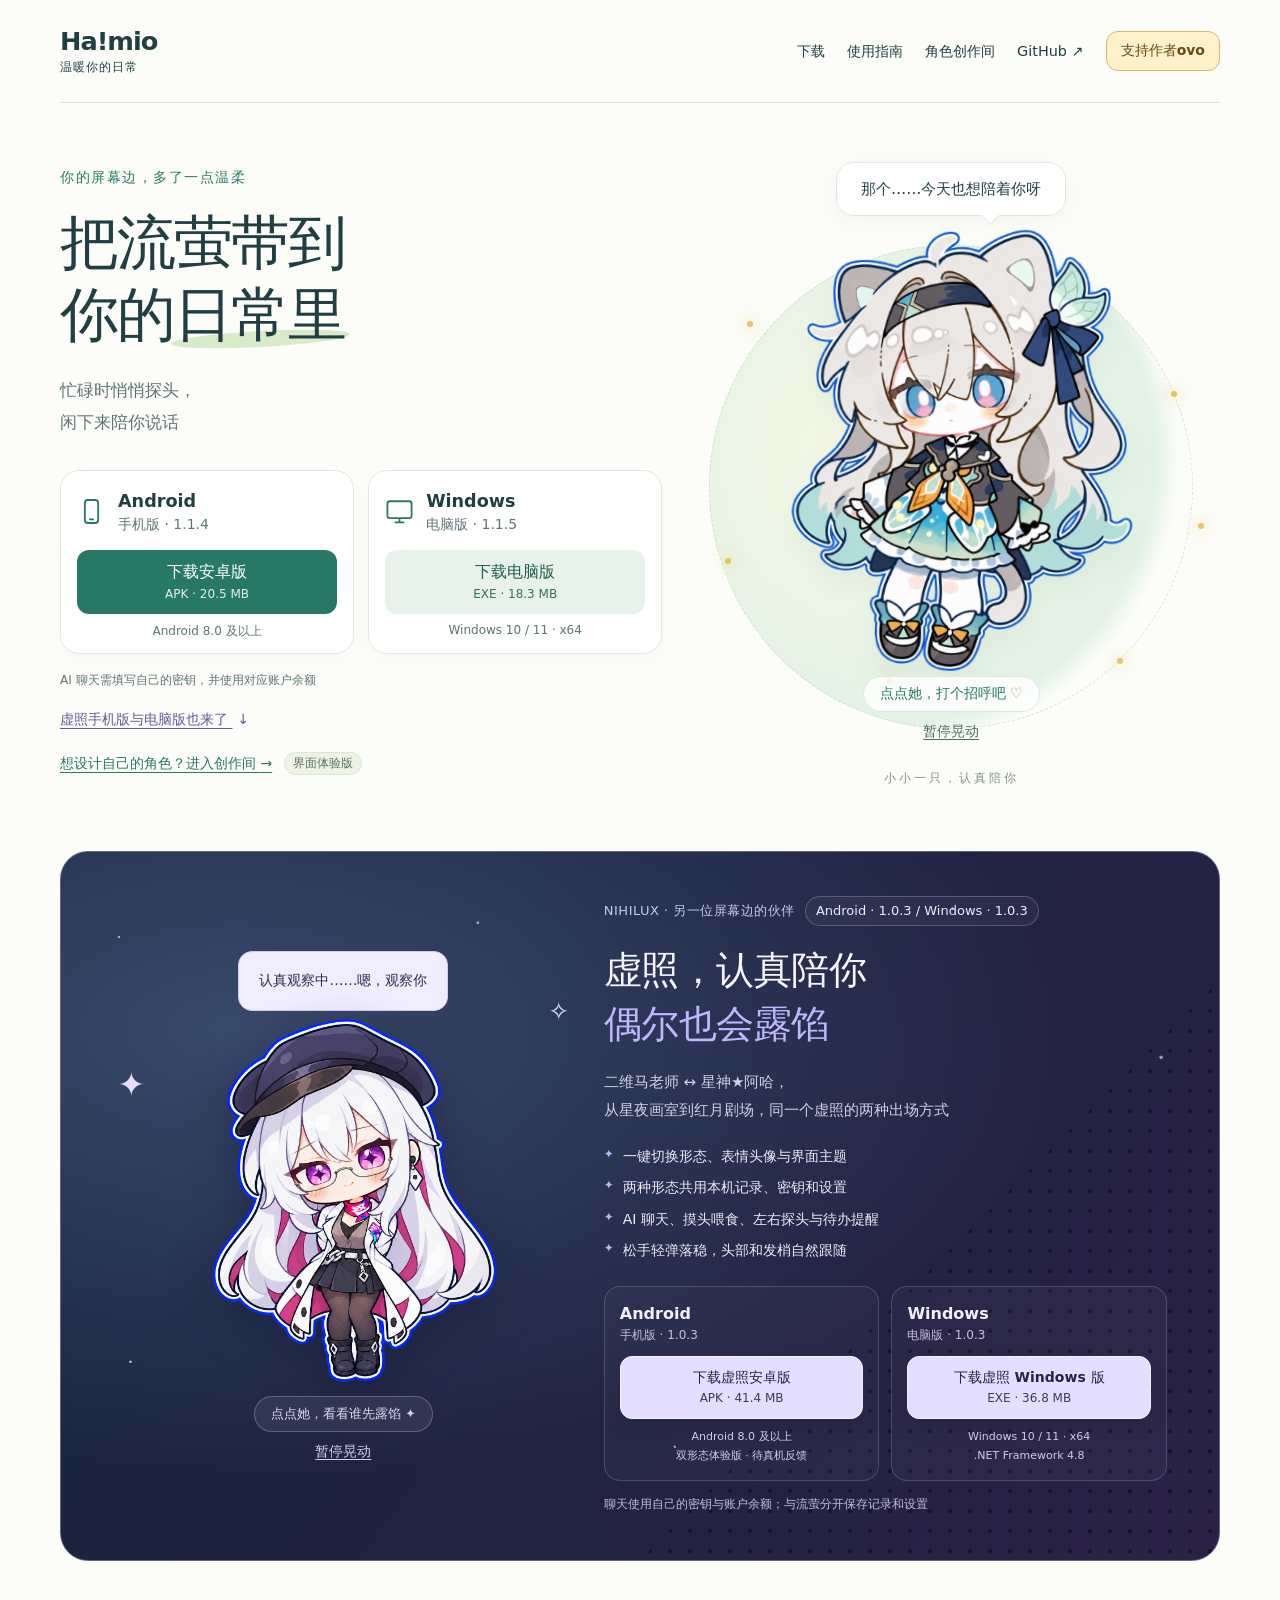
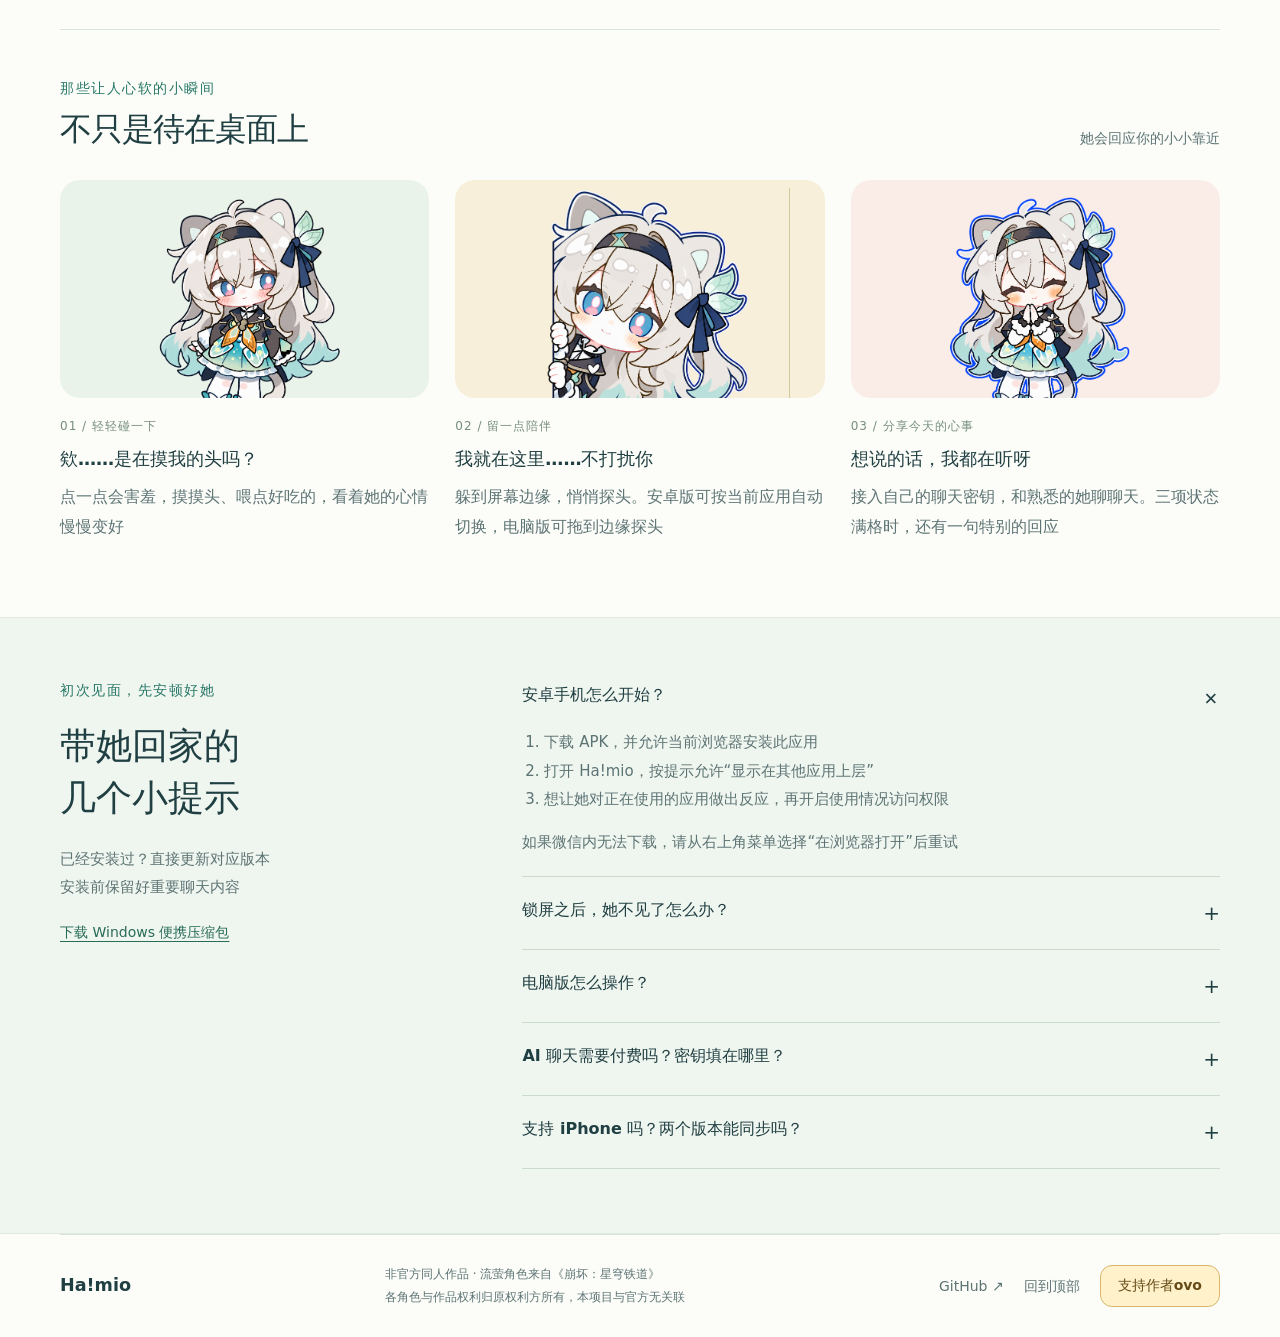
<file: index.html>
<!doctype html>
<html lang="zh-CN">
<head>
  <meta charset="utf-8">
  <meta name="viewport" content="width=device-width,initial-scale=1">
  <meta name="theme-color" content="#edf7f1">
  <meta name="description" content="Ha!mio 桌宠：流萤与虚照的 Android / Windows 版。摸头、喂食、探头陪伴与 AI 聊天。">
  <title>Ha!mio</title>
  <link rel="icon" href="favicon.ico">
  <link rel="stylesheet" href="style.css?v=20261022-support">
  <script src="app.js?v=20261021-parity" defer></script>
</head>
<body>
  <a class="skip-link" href="#downloads">跳到下载</a>
  <header class="site-header wrap">
    <a class="brand" href="#top" aria-label="Ha!mio 首页"><span>Ha!mio<span class="brand-sub">温暖你的日常</span></span></a>
    <nav aria-label="页面导航"><a href="#downloads">下载</a><a href="#guide">使用指南</a><a href="studio/">角色创作间</a><a href="https://github.com/Fangyihang-MAKO/hamio" target="_blank" rel="noopener noreferrer">GitHub ↗</a><button type="button" class="support-trigger support-nav" data-open-support aria-haspopup="dialog" aria-controls="support-dialog">支持作者ovo</button></nav>
  </header>
  <main id="top">
    <section class="hero wrap" aria-labelledby="hero-title">
      <div class="hero-copy">
        <p class="eyebrow">你的屏幕边，多了一点温柔</p>
        <h1 id="hero-title">把流萤带到<br>你的<span class="underline">日常里</span></h1>
        <p class="intro">忙碌时悄悄探头，<br>闲下来陪你说话</p>
        <div class="download-grid" id="downloads">
          <article class="download-card">
            <div class="platform"><svg viewBox="0 0 24 24" aria-hidden="true"><rect x="6.5" y="2.5" width="11" height="19" rx="2.5"/><path d="M10 18.5h4"/></svg><div><h2>Android</h2><span>手机版 · 1.1.4</span></div></div>
            <a class="button primary download" href="downloads/Ha-mio-Firefly-1.1.4.apk" download>下载安卓版 <span>APK · 20.5 MB</span></a>
            <p class="card-note">Android 8.0 及以上</p>
          </article>
          <article class="download-card">
            <div class="platform"><svg viewBox="0 0 24 24" aria-hidden="true"><rect x="2" y="3.5" width="20" height="14" rx="2"/><path d="M8 21h8M12 17.5V21"/></svg><div><h2>Windows</h2><span>电脑版 · 1.1.5</span></div></div>
            <a class="button secondary download" href="downloads/Ha-mio-Firefly-Windows-1.1.5.exe" download>下载电脑版 <span>EXE · 18.3 MB</span></a>
            <p class="card-note">Windows 10 / 11 · x64</p>
          </article>
        </div>
        <p class="download-note"><span>AI 聊天需填写自己的密钥，并使用对应账户余额</span></p>
        <div class="community-actions"><a class="xuzhao-jump" href="#xuzhao">虚照手机版与电脑版也来了 <span aria-hidden="true">↓</span></a></div>
        <p id="download-status" class="download-status" role="status"></p>
        <p class="star-prompt" data-star-prompt="download-status" hidden><span>喜欢这份陪伴？</span><a href="https://github.com/Fangyihang-MAKO/hamio" target="_blank" rel="noopener noreferrer">去 GitHub 点个 Star <span aria-hidden="true">☆</span></a><small>自愿支持，不影响下载</small></p>
        <p class="studio-invite"><a href="studio/">想设计自己的角色？进入创作间 <span aria-hidden="true">→</span></a><span>界面体验版</span></p>
      </div>
      <div class="hero-art">
        <div class="orbit" aria-hidden="true"></div><div class="sparkles" aria-hidden="true"><i></i><i></i><i></i><i></i><i></i><i></i><i></i></div>
        <p class="speech" id="pet-speech" aria-live="polite">那个……今天也想陪着你呀</p>
        <button class="pet-button" id="pet-button" aria-label="摸摸流萤的头，看看她的表情"><span class="pet-pose"><img id="pet-image" src="assets/idle.png" width="1254" height="1254" alt="银发、薄荷色发尾的流萤，安静地看着你" fetchpriority="high"><img id="pet-transition" src="assets/idle.png" width="1254" height="1254" alt="" aria-hidden="true"></span></button>
        <span class="pet-hint">点点她，打个招呼吧 <span aria-hidden="true">♡</span></span>
        <button class="motion-toggle" id="motion-toggle" aria-pressed="false" hidden>开启晃动</button>
        <span class="art-caption">小小一只，认真陪你</span>
      </div>
    </section>

    <section class="xuzhao-release wrap" id="xuzhao" aria-labelledby="xuzhao-title">
      <div class="xuzhao-stage">
        <span class="xuzhao-star xuzhao-star-one" aria-hidden="true">✦</span><span class="xuzhao-star xuzhao-star-two" aria-hidden="true">✧</span>
        <p class="xuzhao-stage-line" id="xuzhao-speech" aria-live="polite">认真观察中……嗯，观察你</p>
        <button type="button" class="pet-button xuzhao-pet-button" id="xuzhao-pet-button" aria-label="摸摸虚照的头，看看她的表情"><span class="pet-pose"><img id="xuzhao-pet-image" src="assets/xuzhao-idle.png" width="1199" height="1312" alt="戴着眼镜的虚照，故作正经地看着你" loading="lazy"><img class="pet-transition" id="xuzhao-pet-transition" src="assets/xuzhao-idle.png" width="1199" height="1312" alt="" aria-hidden="true" loading="lazy"></span></button>
        <span class="pet-hint xuzhao-pet-hint">点点她，看看谁先露馅 <span aria-hidden="true">✦</span></span>
        <button type="button" class="motion-toggle xuzhao-motion-toggle" id="xuzhao-motion-toggle" aria-pressed="false" hidden>开启晃动</button>
      </div>
      <div class="xuzhao-copy">
        <p class="xuzhao-kicker">NIHILUX · 另一位屏幕边的伙伴 <span>Android · 1.0.3 / Windows · 1.0.3</span></p>
        <h2 id="xuzhao-title">虚照，认真陪你<br><span>偶尔也会露馅</span></h2>
        <p class="xuzhao-intro">二维马老师 ↔ 星神★阿哈，<br>从星夜画室到红月剧场，同一个虚照的两种出场方式</p>
        <ul class="xuzhao-features">
          <li>一键切换形态、表情头像与界面主题</li>
          <li>两种形态共用本机记录、密钥和设置</li>
          <li>AI 聊天、摸头喂食、左右探头与待办提醒</li>
          <li>松手轻弹落稳，头部和发梢自然跟随</li>
        </ul>
        <div class="xuzhao-downloads">
          <article class="xuzhao-platform-card">
            <h3>Android <span>手机版 · 1.0.3</span></h3>
            <a class="button download xuzhao-download" href="downloads/Ha-mio-NIHILUX-Android-1.0.3.apk" download data-download-status="xuzhao-download-status">下载虚照安卓版 <span>APK · 41.4 MB</span></a>
            <p class="xuzhao-requirements">Android 8.0 及以上<br>双形态体验版 · 待真机反馈</p>
          </article>
          <article class="xuzhao-platform-card">
            <h3>Windows <span>电脑版 · 1.0.3</span></h3>
            <a class="button download xuzhao-download" href="downloads/Ha-mio-NIHILUX-Windows-1.0.3.exe" download data-download-status="xuzhao-download-status">下载虚照 Windows 版 <span>EXE · 36.8 MB</span></a>
            <p class="xuzhao-requirements">Windows 10 / 11 · x64<br>.NET Framework 4.8</p>
          </article>
        </div>
        <p class="xuzhao-key-note">聊天使用自己的密钥与账户余额；与流萤分开保存记录和设置</p>
        <p id="xuzhao-download-status" class="xuzhao-download-status" role="status"></p>
        <p class="star-prompt xuzhao-star-prompt" data-star-prompt="xuzhao-download-status" hidden><span>喜欢这份陪伴？</span><a href="https://github.com/Fangyihang-MAKO/hamio" target="_blank" rel="noopener noreferrer">去 GitHub 点个 Star <span aria-hidden="true">☆</span></a><small>自愿支持，不影响下载</small></p>
      </div>
    </section>

    <section class="moments wrap" aria-labelledby="moments-title">
      <div class="section-heading"><div><p class="eyebrow">那些让人心软的小瞬间</p><h2 id="moments-title">不只是待在桌面上</h2></div><p>她会回应你的小小靠近</p></div>
      <div class="moment-grid">
        <article class="moment"><div class="moment-image mint"><img src="assets/shy.png" width="1254" height="1254" alt="脸颊泛红的流萤" loading="lazy"></div><span class="number">01 / 轻轻碰一下</span><h3>欸……是在摸我的头吗？</h3><p>点一点会害羞，摸摸头、喂点好吃的，看着她的心情慢慢变好</p></article>
        <article class="moment"><div class="moment-image cream"><img class="peek-art" src="assets/peek.png" width="1254" height="1254" alt="从右侧悄悄探出头的流萤" loading="lazy"></div><span class="number">02 / 留一点陪伴</span><h3>我就在这里……不打扰你</h3><p>躲到屏幕边缘，悄悄探头。安卓版可按当前应用自动切换，电脑版可拖到边缘探头</p></article>
        <article class="moment"><div class="moment-image pink"><img src="assets/clap_closed.png" width="1254" height="1254" alt="闭眼微笑、双手合拢鼓掌的流萤" loading="lazy"></div><span class="number">03 / 分享今天的心事</span><h3>想说的话，我都在听呀</h3><p>接入自己的聊天密钥，和熟悉的她聊聊天。三项状态满格时，还有一句特别的回应</p></article>
      </div>
    </section>

    <section class="guide-section" id="guide" aria-labelledby="guide-title"><div class="wrap guide-layout">
      <div class="guide-intro"><p class="eyebrow">初次见面，先安顿好她</p><h2 id="guide-title">带她回家的<br>几个小提示</h2><p>已经安装过？直接更新对应版本<br>安装前保留好重要聊天内容</p><a class="text-link" href="downloads/Ha-mio-Firefly-Windows-1.1.5-portable.zip" download>下载 Windows 便携压缩包</a></div>
      <div class="faqs">
        <details open><summary>安卓手机怎么开始？<span aria-hidden="true">+</span></summary><div class="answer"><ol><li>下载 APK，并允许当前浏览器安装此应用</li><li>打开 Ha!mio，按提示允许“显示在其他应用上层”</li><li>想让她对正在使用的应用做出反应，再开启使用情况访问权限</li></ol><p>如果微信内无法下载，请从右上角菜单选择“在浏览器打开”后重试</p></div></details>
        <details><summary>锁屏之后，她不见了怎么办？<span aria-hidden="true">+</span></summary><div class="answer"><p>通常是手机限制了后台运行。请在系统设置里允许 Ha!mio 自启动、后台运行，并将电池策略设为“不限制”。不同机型的入口名称会有差异</p><p>华为：设置 → 应用和服务 → 应用启动管理 → Ha!mio → 关闭自动管理，并允许三项后台权限</p><a class="text-link" href="assets/sleep-guide.png" target="_blank" rel="noopener">查看各品牌锁屏恢复图解</a><p>纯血鸿蒙通过兼容工具运行时，仍可能消失，也无法完整识别鸿蒙原生应用</p></div></details>
        <details><summary>电脑版怎么操作？<span aria-hidden="true">+</span></summary><div class="answer"><p>打开 EXE 即可使用，系统需有 .NET Framework 4.8。单击害羞、双击聊天、拖动换位置，拖到左右边缘松手即可探头。更多功能在右键菜单里</p><p>更新前请先从旧版的右键或托盘菜单中退出。电脑版目前不支持识别前台应用后自动躲起</p><p>当前为未签名的个人体验版，请确认文件来源，不要关闭系统安全防护</p></div></details>
        <details><summary>AI 聊天需要付费吗？密钥填在哪里？<span aria-hidden="true">+</span></summary><div class="answer"><p>AI 聊天使用你自己的模型服务账户余额，费用由对应服务商收取。网页不会索取或保存你的密钥</p><p>安卓：消息 → 对应角色 → 更多 → 填写密钥<br>电脑：聊天窗口 → 装扮与密钥</p><p>当前程序使用 DeepSeek 兼容的既有接口，仅填写其他平台的密钥不能更换服务商。聊天内容会发送给模型服务处理，密钥在本机加密保存</p></div></details>
        <details><summary>支持 iPhone 吗？两个版本能同步吗？<span aria-hidden="true">+</span></summary><div class="answer"><p>目前提供 Android 和 Windows 两个版本，暂不支持 iPhone。聊天记录、密钥和设置保存在各自设备上，不会跨设备同步</p></div></details>
      </div>
    </div></section>

  </main>
  <footer class="wrap"><span class="footer-brand">Ha!mio</span><p>非官方同人作品 · 流萤角色来自《崩坏：星穹铁道》<br>各角色与作品权利归原权利方所有，本项目与官方无关联</p><div class="footer-links"><a href="https://github.com/Fangyihang-MAKO/hamio" target="_blank" rel="noopener noreferrer">GitHub ↗</a><a href="#top">回到顶部</a><button type="button" class="support-trigger" data-open-support aria-haspopup="dialog" aria-controls="support-dialog">支持作者ovo</button></div></footer>

  <dialog class="support-dialog" id="support-dialog" aria-labelledby="support-title" aria-describedby="support-description">
    <div class="support-dialog-heading"><div><p class="support-eyebrow">谢谢你喜欢 Ha!mio</p><h2 id="support-title">支持作者ovo</h2></div><button type="button" class="support-close" aria-label="关闭支持作者窗口" autofocus>×</button></div>
    <p id="support-description">如果这份陪伴让你开心，可以用微信扫码支持创作，金额由你决定</p>
    <img class="support-qr" src="assets/support-wechat.png" alt="作者提供的微信收款码，使用微信扫码后自行确认收款人和金额" loading="lazy">
    <a class="support-save" href="assets/support-wechat.png" target="_blank" rel="noopener" download="Ha-mio-微信收款码.png">保存收款码原图</a>
    <p class="support-footnote">完全自愿；下载和使用不需要打赏</p>
  </dialog>

</body>
</html>
</file>
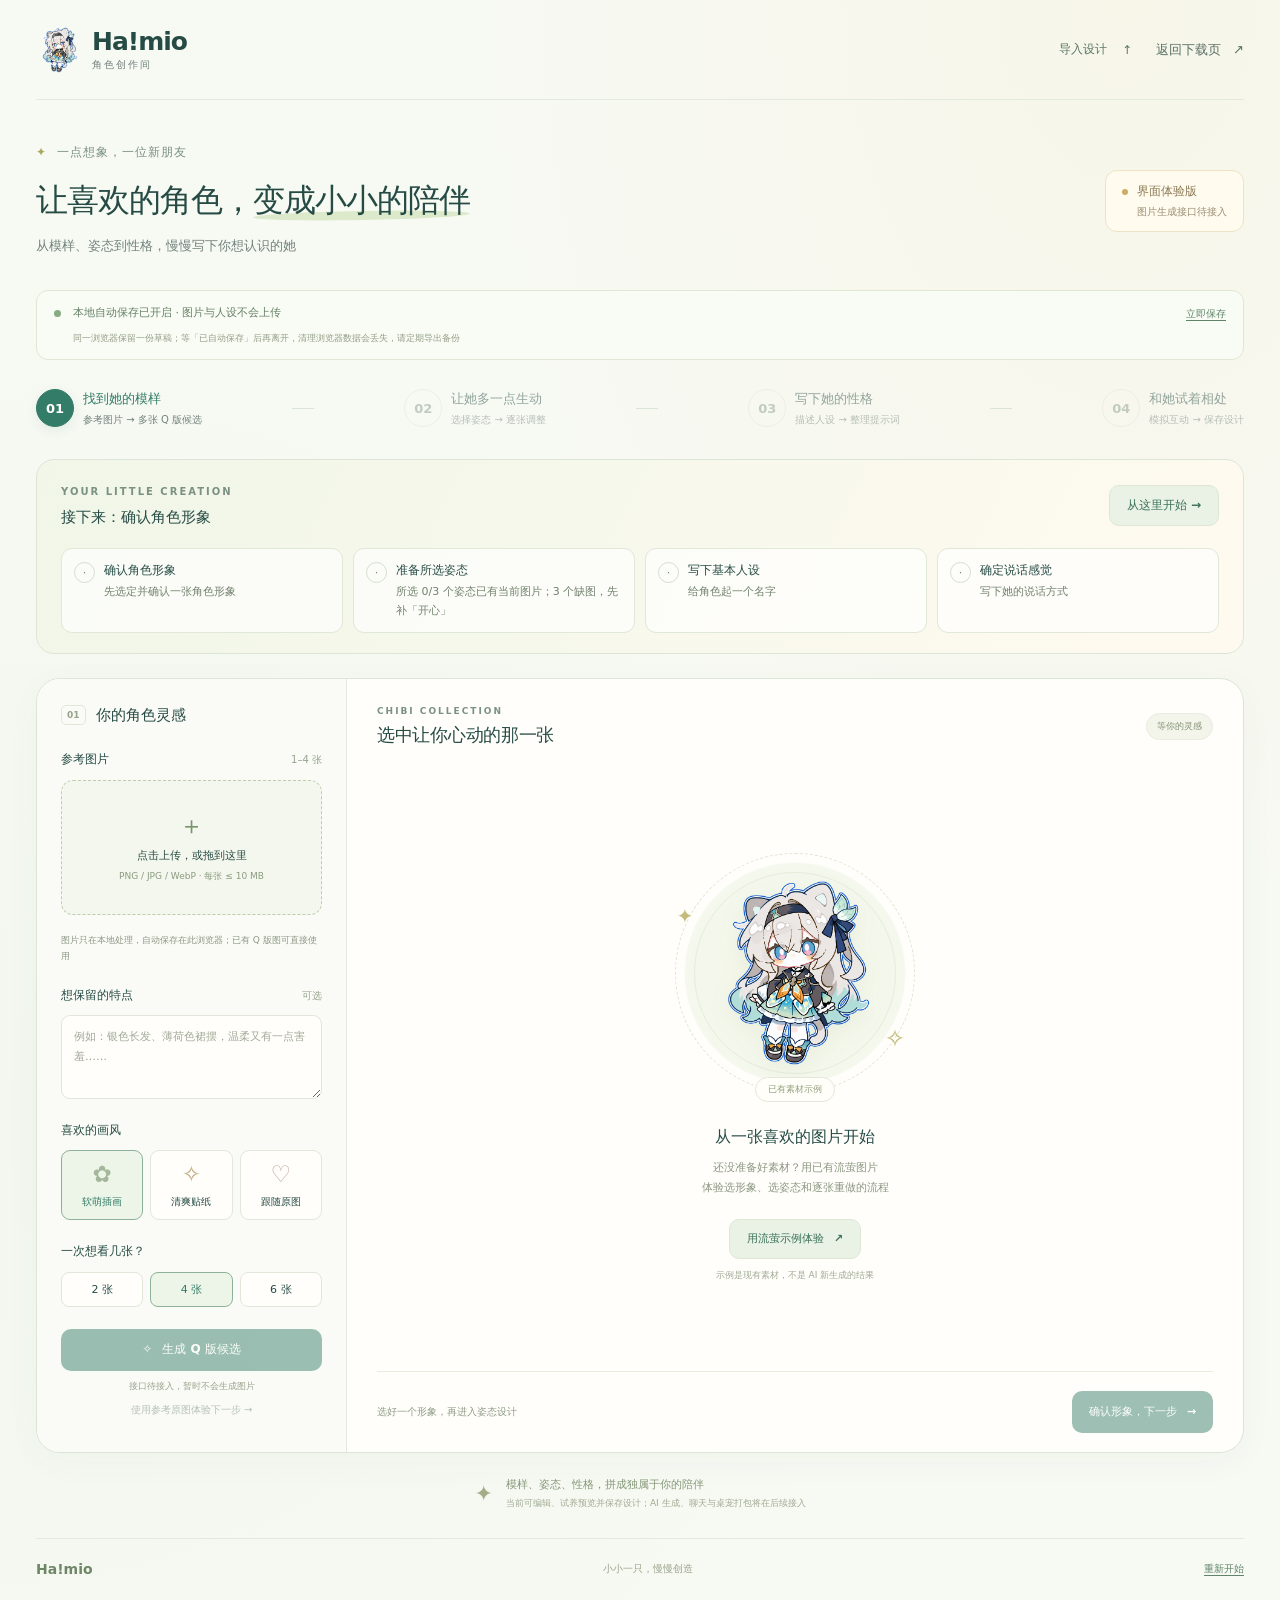
<file: studio/index.html>
<!doctype html>
<html lang="zh-CN">
<head>
  <meta charset="utf-8">
  <meta name="viewport" content="width=device-width,initial-scale=1">
  <meta name="theme-color" content="#f5f8f2">
  <meta name="description" content="Ha!mio 角色创作间：选择 Q 版形象、设计姿态、写下专属人设，在模拟桌面里试着相处。当前为界面体验版，AI 接口待接入。">
  <title>角色创作间 · Ha!mio</title>
  <link rel="icon" href="../favicon.ico">
  <link rel="stylesheet" href="studio.css?v=workflow-1">
  <link rel="stylesheet" href="workflow.css?v=delivery-1">
  <link rel="stylesheet" href="interactions.css?v=workflow-1">
  <script type="module" src="studio.js?v=delivery-1"></script>
</head>
<body>
  <a class="skip-link" href="#workspace">跳到创作区域</a>
  <header class="header page-width">
    <a class="brand" href="../"><img src="../assets/idle.png" width="46" height="46" alt=""><span>Ha!mio <small>角色创作间</small></span></a>
    <nav aria-label="页面导航"><label class="project-import" for="project-input">导入设计 <span aria-hidden="true">↑</span><input id="project-input" type="file" accept=".json,application/json"></label><a href="../">返回下载页 <span aria-hidden="true">↗</span></a></nav>
  </header>
  <main class="page-width">
    <section class="intro" aria-labelledby="page-title">
      <div><p class="eyebrow"><span class="little-star" aria-hidden="true">✦</span> 一点想象，一位新朋友</p><h1 id="page-title">让喜欢的角色，<span>变成小小的陪伴</span></h1><p class="intro-text">从模样、姿态到性格，慢慢写下你想认识的她</p></div>
      <div class="mode-tag"><span class="status-dot" aria-hidden="true"></span><span>界面体验版<small id="api-label">图片生成接口待接入</small></span></div>
    </section>
    <div class="notice" id="project-notice" role="status" hidden></div>
    <div class="draft-bar"><span class="draft-dot" aria-hidden="true"></span><span id="draft-status" role="status">正在读取本地草稿…</span><button id="draft-save" class="text-link" type="button">立即保存</button><small>同一浏览器保留一份草稿；等「已自动保存」后再离开，清理浏览器数据会丢失，请定期导出备份</small></div>
    <div class="steps" aria-label="创作步骤">
      <button class="step is-current" id="step-one" aria-current="step"><span class="step-number">01</span><span>找到她的模样<small>参考图片 → 多张 Q 版候选</small></span></button>
      <span class="step-line" aria-hidden="true"></span>
      <button class="step" id="step-two" disabled><span class="step-number">02</span><span>让她多一点生动<small>选择姿态 → 逐张调整</small></span><span class="step-lock" id="step-lock">先确认形象</span></button>
      <span class="step-line" aria-hidden="true"></span>
      <button class="step" id="step-three" disabled><span class="step-number">03</span><span>写下她的性格<small>描述人设 → 整理提示词</small></span><span class="step-lock" id="persona-step-lock">先确认形象</span></button>
      <span class="step-line" aria-hidden="true"></span>
      <button class="step" id="step-four" disabled><span class="step-number">04</span><span>和她试着相处<small>模拟互动 → 保存设计</small></span><span class="step-lock" id="trial-step-lock">先确认形象</span></button>
    </div>

    <section class="creation-progress" aria-label="当前设计概览">
      <div class="creation-progress-heading"><div><span class="eyebrow">YOUR LITTLE CREATION</span><h2 id="creation-next-hint">先选定一个喜欢的形象</h2></div><button type="button" class="button secondary" id="review-next">从这里开始 →</button></div>
      <div class="creation-checkpoints" id="creation-checkpoints"></div>
    </section>
    <section class="workspace" id="workspace" aria-label="角色创作工作台">
      <div id="chibi-panel" class="workspace-layout">
        <aside class="control-panel">
          <div class="panel-heading"><span class="section-index">01</span><h2>你的角色灵感</h2></div>
          <div class="form-section"><label class="field-label" for="reference-input">参考图片 <span>1–4 张</span></label>
            <label class="upload-zone" id="upload-zone" for="reference-input"><span class="upload-icon" aria-hidden="true">＋</span><strong>点击上传，或拖到这里</strong><span>PNG / JPG / WebP · 每张 ≤ 10 MB</span><input id="reference-input" type="file" accept="image/png,image/jpeg,image/webp" multiple></label>
            <div id="reference-list" class="reference-list" aria-label="已上传的参考图"></div>
            <p class="field-note">图片只在本地处理，自动保存在此浏览器；已有 Q 版图可直接使用</p>
          </div>
          <div class="form-section"><label class="field-label" for="description">想保留的特点 <span>可选</span></label><textarea id="description" maxlength="600" rows="3" placeholder="例如：银色长发、薄荷色裙摆，温柔又有一点害羞……"></textarea></div>
          <fieldset class="form-section"><legend class="field-label">喜欢的画风</legend><div class="style-options"><label><input type="radio" name="style" value="soft" checked><span><i aria-hidden="true">✿</i>软萌插画</span></label><label><input type="radio" name="style" value="sticker"><span><i aria-hidden="true">✧</i>清爽贴纸</span></label><label><input type="radio" name="style" value="reference"><span><i aria-hidden="true">♡</i>跟随原图</span></label></div></fieldset>
          <fieldset class="form-section"><legend class="field-label">一次想看几张？</legend><div class="count-options"><label><input type="radio" name="count" value="2"><span>2 张</span></label><label><input type="radio" name="count" value="4" checked><span>4 张</span></label><label><input type="radio" name="count" value="6"><span>6 张</span></label></div></fieldset>
          <button class="button primary full-width" id="generate-chibi" disabled><span aria-hidden="true">✧</span> 生成 Q 版候选</button>
          <p class="button-note">接口待接入，暂时不会生成图片</p>
          <button class="button text-button full-width" id="use-reference" disabled>使用参考原图体验下一步 →</button>
        </aside>
        <div class="result-panel">
          <div class="result-heading"><div><p class="eyebrow">CHIBI COLLECTION</p><h2>选中让你心动的那一张</h2></div><span class="small-pill" id="candidate-count">等你的灵感</span></div>
          <div class="notice" id="chibi-notice" role="status" hidden></div>
          <div id="candidate-empty" class="empty-state"><div class="sample-portrait"><span class="orbit" aria-hidden="true"></span><span class="spark spark-one" aria-hidden="true">✦</span><span class="spark spark-two" aria-hidden="true">✧</span><img src="../assets/idle.png" width="1254" height="1254" alt="已有的流萤示例形象"><span class="example-ribbon">已有素材示例</span></div><h3>从一张喜欢的图片开始</h3><p>还没准备好素材？用已有流萤图片<br>体验选形象、选姿态和逐张重做的流程</p><button class="button secondary" id="load-examples">用流萤示例体验 <span aria-hidden="true">↗</span></button><span class="empty-note">示例是现有素材，不是 AI 新生成的结果</span></div>
          <div class="candidate-grid" id="candidate-grid" aria-label="Q 版候选图片" hidden></div>
          <div class="result-footer"><p id="selection-note">选好一个形象，再进入姿态设计</p><button class="button primary" id="confirm-character" disabled>确认形象，下一步 <span aria-hidden="true">→</span></button></div>
        </div>
      </div>

      <div id="pose-panel" class="workspace-layout" hidden>
        <aside class="control-panel">
          <div class="panel-heading"><span class="section-index">02</span><h2>收集她的小姿态</h2></div>
          <div class="chosen-character"><img id="base-preview" alt="已确认的角色形象"><div><strong id="base-name">已确认形象</strong><span id="base-source"></span><button class="text-link" id="change-character">更换形象 ↗</button><button class="text-link base-download" id="download-base">下载图片 ↓</button></div></div>
          <fieldset class="form-section"><legend class="field-label">想看看哪些姿态？<span>可多选</span></legend><div class="pose-options" id="pose-options"></div></fieldset>
          <div class="form-section custom-pose"><label class="field-label" for="custom-pose-name">加一个特别的姿态 <span>可选</span></label><input id="custom-pose-name" maxlength="18" placeholder="例如：捧着一杯热可可"><label class="sr-only" for="custom-pose-description">姿态细节</label><textarea id="custom-pose-description" maxlength="180" rows="2" placeholder="补充动作、表情等细节"></textarea><button class="button subtle full-width" id="add-pose">＋ 添加自定义姿态</button></div>
          <button class="button primary full-width" id="generate-poses">生成所选姿态 <span aria-hidden="true">✧</span></button><p class="button-note">接口待接入，暂时不会生成图片</p><button class="button text-button full-width" id="load-pose-examples" hidden>查看对应的已有示例姿态</button>
        </aside>
        <div class="result-panel">
          <div class="result-heading"><div><p class="eyebrow">LITTLE MOMENTS</p><h2>每一种心情，都慢慢打磨</h2></div><span class="small-pill" id="pose-count">0 个姿态</span></div>
          <p class="pose-workflow-hint">给每张姿态添加参考和修改要求。已有图片可以直接导入，替换后保留最近 4 个旧版本，随时对比、用回。绘图接口尚未接入，当前不会自动改图。</p>
          <div class="notice" id="pose-notice" role="status" hidden></div>
          <div id="pose-empty" class="pose-empty"><span aria-hidden="true">✧</span><h3>开心、害羞，还是悄悄探头？</h3><p>在左侧选择一个或多个姿态<br>接入图片接口后，结果会出现在这里</p></div>
          <div class="pose-grid" id="pose-grid" aria-label="姿态图片" hidden></div>
          <div class="batch-bar" id="batch-bar" hidden><div><strong id="redo-count">已选 0 个姿态</strong><span>重做只影响勾选项，已有图片会保留</span></div><button class="button secondary" id="redo-selected" disabled>重做选中姿态 <span aria-hidden="true">↻</span></button></div>
          <div class="result-footer pose-footer"><p>姿态可以以后补充，先给她一个独特的性格</p><div class="footer-actions"><button class="button subtle" id="export-project">保存设计 JSON <span aria-hidden="true">↓</span></button><button class="button primary" id="continue-persona">下一步，设计人设 <span aria-hidden="true">→</span></button></div></div>
        </div>
      </div>

      <div id="persona-panel" class="workspace-layout persona-layout" hidden>
        <aside class="control-panel persona-controls">
          <div class="panel-heading"><span class="section-index">03</span><h2>她会是怎样的人？</h2></div>
          <button class="text-link persona-back" id="persona-back">← 返回姿态设计</button>
          <div class="form-section">
            <label class="field-label" for="persona-name">角色名字</label>
            <input type="text" id="persona-name" maxlength="40" placeholder="给她一个喜欢的名字">
          </div>
          <div class="form-section">
            <label class="field-label" for="persona-brief">用你自己的话描述她 <span>创作起点</span></label>
            <textarea id="persona-brief" maxlength="3000" rows="5" placeholder="例如：她是个温柔、有点害羞的老朋友。想陪我聊天，却怕打扰到我。说话用短句，会轻轻问一句‘今天过得怎么样呀？’……"></textarea>
            <p class="field-note">你写下的内容会整理进右侧提示词，细节可以继续补充</p>
            <div class="persona-brief-actions"><button class="button secondary" id="persona-ai-refine">让 AI 帮我细化 <span aria-hidden="true">✧</span></button><button class="text-link" id="persona-use-example">填入流萤人设示例</button></div>
            <p class="field-note">AI 细化接口待接入，目前可手动编辑并导出提示词</p>
          </div>
          <div class="notice" id="persona-notice" role="status" hidden></div>
          <details class="persona-group" open>
            <summary><span>认识她</span><small>身份、性格与关系</small></summary>
            <div class="persona-group-body">
              <div class="form-section"><label class="field-label" for="persona-identity">她的身份</label><textarea id="persona-identity" maxlength="500" rows="2" placeholder="她是谁？来自哪里？现在在做什么？"></textarea></div>
              <div class="form-section"><label class="field-label" for="persona-personality">性格与小习惯</label><textarea id="persona-personality" maxlength="800" rows="3" placeholder="例如：体贴、慢热，熟悉后会偷偷撒娇；担心打扰别人，但也有自己的喜好"></textarea></div>
              <div class="form-section"><label class="field-label" for="persona-relationship">你们的关系</label><textarea id="persona-relationship" maxlength="700" rows="3" placeholder="是初次见面、老朋友，还是彼此有好感？有哪些共同回忆？"></textarea></div>
            </div>
          </details>
          <details class="persona-group" open>
            <summary><span>听她说话</span><small>语气与对话示例</small></summary>
            <div class="persona-group-body">
              <div class="form-section"><label class="field-label" for="persona-speech">说话方式</label><textarea id="persona-speech" maxlength="1000" rows="3" placeholder="句子长短、常用称呼、语气词、标点，以及不喜欢的表达方式"></textarea></div>
              <div class="form-section"><label class="field-label" for="persona-greeting">第一句招呼</label><textarea id="persona-greeting" maxlength="300" rows="2" placeholder="例如：你回来啦……今天，有什么想告诉我的吗？"></textarea></div>
              <div class="form-section"><label class="field-label" for="persona-examples">几句对话示例 <span>可选</span></label><textarea id="persona-examples" maxlength="1500" rows="4" placeholder="我：今天有点累&#10;她：那……先休息一小会儿，好不好呀？"></textarea></div>
            </div>
          </details>
          <details class="persona-group">
            <summary><span>补充她的故事</span><small>经历与相处边界</small></summary>
            <div class="persona-group-body">
              <div class="form-section"><label class="field-label" for="persona-background">经历、回忆与人物关系 <span>可选</span></label><textarea id="persona-background" maxlength="1500" rows="5" placeholder="重要经历、熟悉的人、珍惜的回忆，以及你想沿用的世界观设定"></textarea></div>
              <div class="form-section"><label class="field-label" for="persona-boundaries">相处时需要注意什么？ <span>可选</span></label><textarea id="persona-boundaries" maxlength="800" rows="3" placeholder="例如：保持纯情，不催促我回复；不要编造共同经历，聊天时不用旁白解说"></textarea></div>
            </div>
          </details>
        </aside>
        <div class="result-panel persona-result">
          <div class="result-heading"><div><p class="eyebrow">A LITTLE PERSONALITY</p><h2>让每一句话，都更像她</h2></div><span class="small-pill">本地整理</span></div>
          <div class="persona-character"><div class="persona-avatar-wrap"><img id="persona-avatar" alt="正在设计人设的角色"></div><div><span class="persona-character-caption">正在认识</span><strong id="persona-character-name">你的角色</strong><span id="persona-source"></span></div><span class="persona-character-spark" aria-hidden="true">✦</span></div>
          <section class="persona-preview-section" aria-labelledby="dialogue-preview-title"><div class="persona-section-heading"><h3 id="dialogue-preview-title">听听你写的她</h3><span>手写内容预览</span></div><div id="persona-dialogue" class="persona-dialogue"><p class="persona-preview-empty">写下一句招呼或对话示例，它们会出现在这里</p></div><p class="field-note">这里只展示你填写的台词，不是 AI 实时回复</p></section>
          <section class="persona-prompt-section" aria-labelledby="prompt-preview-title"><div class="persona-section-heading"><h3 id="prompt-preview-title">她的人设提示词</h3><span id="prompt-count">0 字</span></div><label class="sr-only" for="prompt-preview">根据填写内容整理的人设提示词</label><textarea id="prompt-preview" readonly rows="18" placeholder="左侧的设定会整理为可复制的人设提示词"></textarea><p class="field-note">随填写内容更新，可供后续聊天功能使用；尚未连接 AI 对话</p><div class="persona-prompt-actions"><button class="button secondary" id="copy-prompt">复制提示词</button><button class="button subtle" id="download-prompt">下载 TXT <span aria-hidden="true">↓</span></button></div></section>
          <div class="result-footer persona-footer"><p>把形象、姿态和人设一起保存，留住这次创作</p><div class="footer-actions"><button class="button subtle" id="persona-export">保存完整设计 JSON <span aria-hidden="true">↓</span></button><button class="button primary" id="continue-trial">下一步，试着相处 <span aria-hidden="true">→</span></button></div></div>
        </div>
      </div>

      <div id="trial-panel" class="workspace-layout trial-layout" hidden>
        <aside class="control-panel trial-controls">
          <div class="panel-heading"><span class="section-index">04</span><h2>让陪伴刚刚好</h2></div>
          <button class="text-link persona-back" id="trial-back">← 返回人设设计</button>
          <p class="trial-character-caption">正在试养</p><h3 id="trial-character-name">你的角色</h3><p id="trial-character-source" class="field-note"></p>
          <div class="form-section trial-range-group"><label class="field-label" for="trial-size">角色大小 <output id="trial-size-value" for="trial-size">70%</output></label><input type="range" id="trial-size" min="30" max="100" step="1" value="70"></div>
          <div class="form-section trial-range-group"><label class="field-label" for="trial-opacity">不透明度 <output id="trial-opacity-value" for="trial-opacity">100%</output></label><input type="range" id="trial-opacity" min="20" max="100" step="1" value="100"></div>
          <div class="form-section trial-range-group"><label class="field-label" for="trial-sway">晃动幅度 <output id="trial-sway-value" for="trial-sway">40%</output></label><input type="range" id="trial-sway" min="0" max="100" step="1" value="40"></div>
          <fieldset class="form-section"><legend class="field-label">切换姿态 <span id="trial-pose-count">0 个可用</span></legend><div id="trial-pose-options" class="trial-pose-options"></div><p id="trial-pose-note" class="field-note">只展示当前角色已准备好的图片</p></fieldset>
          <button class="button secondary full-width" id="trial-say-greeting">再听一次开场白 <span aria-hidden="true">♡</span></button>
          <div class="trial-small-actions"><button class="text-link" id="trial-home">回到初始位置</button><button class="text-link" id="trial-reset">恢复预览默认值</button></div>
          <p class="field-note trial-control-note">轻点触发互动，拖动改变位置；也可用方向键移动、回车互动。完整扑腾动画还需要连续动作素材</p>
        </aside>
        <div class="result-panel trial-result">
          <div class="result-heading"><div><p class="eyebrow">A LITTLE TIME TOGETHER</p><h2>先在这里，陪你一小会儿</h2></div><span class="small-pill">效果预览 · 模拟互动</span></div>
          <div class="notice" id="trial-notice" role="status" hidden></div>
          <div class="trial-arena" id="trial-arena" aria-label="桌宠模拟桌面">
            <div class="trial-wallpaper" aria-hidden="true"><span class="trial-wallpaper-orbit"></span><span class="trial-firefly f-one"></span><span class="trial-firefly f-two"></span><span class="trial-firefly f-three"></span><span class="trial-firefly f-four"></span><div class="trial-desktop-note"><span>✦</span><p>给生活留一点<br>柔软的空白</p><small>JUST A LITTLE COMPANY</small></div><div class="trial-desktop-window"><span class="window-dots">● ● ●</span><span class="window-line"></span><span class="window-line short"></span><span class="window-line"></span></div><div class="trial-taskbar"><span>✿</span><i></i><i></i><i></i><span class="taskbar-label">你的模拟桌面</span></div></div>
            <div class="trial-speech" id="trial-speech" hidden><span id="trial-speech-source">你写的开场白</span><p id="trial-speech-text"></p></div>
            <button class="trial-pet" id="trial-pet" aria-label="拖动角色；轻点触发互动" title="拖动她，或轻点触发互动" type="button"><span class="trial-pet-body" id="trial-pet-body"><img id="trial-image-a" alt="" draggable="false"><img id="trial-image-b" alt="" draggable="false"></span></button>
            <p class="trial-arena-empty" id="trial-arena-empty">先确认一个角色形象，再来这里见面</p>
          </div>
          <div class="trial-caption"><span id="trial-current-pose">当前：基础形象</span><span id="trial-motion-status">轻轻晃动中</span></div>
          <p class="field-note trial-disclaimer">这里展示已准备的姿态和手写开场白，不是 AI 回复；工作、休息由按钮模拟，不读取真实应用。预览仅在网页内显示</p>
          <section class="delivery-card" aria-labelledby="delivery-title">
            <div class="delivery-heading"><div><p class="eyebrow">TAKE HER WITH YOU</p><h3 id="delivery-title">把这份喜欢，认真收好</h3></div><span class="delivery-icon" aria-hidden="true">✦</span></div>
            <p class="delivery-intro">看看还有什么想补充的。现在就能导出，未完成的部分可以下次继续</p>
            <ul class="delivery-checklist" id="delivery-checklist"></ul>
            <div class="bundle-contents"><strong>创作包里有什么？</strong><p>选定形象 · 已有姿态图片 · 人设提示词 · 完整设计备份</p><small>参考图、修改要求和旧版本保存在完整设计中。解压后导入 project.json，即可继续编辑</small></div>
            <button class="button primary full-width" id="export-bundle" type="button" disabled>导出创作包 ZIP <span aria-hidden="true">↓</span></button>
            <p id="bundle-status" class="bundle-status" role="status" hidden></p>
            <p class="bundle-note">这是素材和设定包，暂不生成 APK / EXE，也不会调用付费 AI 接口</p>
          </section>
          <div class="result-footer trial-footer"><p>只需要下次继续编辑？<br>也可以单独保存一份设计文件</p><button class="button secondary" id="trial-export">保存设计 JSON <span aria-hidden="true">↓</span></button></div>
        </div>
      </div>
    </section>
    <aside class="bottom-note"><span aria-hidden="true">✦</span><p>模样、姿态、性格，拼成独属于你的陪伴<span>当前可编辑、试养预览并保存设计；AI 生成、聊天与桌宠打包将在后续接入</span></p></aside>
  </main>
  <footer class="page-width footer"><a href="../">Ha!mio</a><span>小小一只，慢慢创造</span><button class="text-link" id="reset-project">重新开始</button></footer>
  <noscript><p class="noscript">请开启浏览器 JavaScript，才能使用图片上传和角色设计功能</p></noscript>
</body>
</html>
</file>
<file: style.css>
@charset "UTF-8";
:root{--ink:#203f42;--muted:#5d7474;--green:#287867;--mint:#e4f1e8;--cream:#fff9ec;--line:#d8e5dd;--pink:#edc7bb;font-family:"Microsoft YaHei","PingFang SC",system-ui,sans-serif;color:var(--ink);background:#fcfdf9;font-synthesis:none;scroll-behavior:smooth}
*{box-sizing:border-box}body{margin:0}button,a{-webkit-tap-highlight-color:transparent}button,input{font:inherit}a{color:inherit;text-decoration:none}button{cursor:pointer}button:focus-visible,a:focus-visible,summary:focus-visible{outline:3px solid #bd7555;outline-offset:5px}img{display:block;max-width:100%;height:auto}button{color:inherit}h1,h2,h3,p{margin:0}h1,h2,h3{font-weight:700}.wrap{width:min(1160px,calc(100% - 64px));margin-inline:auto}.skip-link{position:absolute;left:16px;top:-100px;background:white;padding:16px;z-index:10}.skip-link:focus{top:12px}.site-header{display:flex;align-items:center;justify-content:space-between;gap:20px;padding-block:26px;border-bottom:1px solid var(--line)}.brand{display:flex;align-items:center;gap:10px;font-size:1.6rem;letter-spacing:-1px;font-weight:800}.brand-sub{display:block;font-size:.625rem;letter-spacing:2px;margin-top:1px}.site-header nav{display:flex;align-items:center;gap:30px;font-size:.9rem}.hero{display:grid;grid-template-columns:1.12fr 1fr;align-items:center;gap:20px;padding-top:54px;padding-bottom:64px}.eyebrow{font-size:.875rem;letter-spacing:1.5px;color:var(--green);font-weight:600;margin-bottom:20px}h1{font-size:clamp(2.6rem,4.6vw,4.1rem);line-height:1.22;letter-spacing:-2px}.underline{position:relative;z-index:0}.underline:after{content:"";position:absolute;bottom:2px;height:16px;background:#d7ebc9;border-radius:50%;left:-3px;right:-5px;z-index:-1;transform:rotate(-3deg)}.intro{margin-top:23px;color:var(--muted);font-size:1.08rem;line-height:1.9}.download-grid{display:grid;grid-template-columns:1fr 1fr;gap:14px;margin-top:31px;scroll-margin-top:20px}.download-card{background:#fff;border:1px solid #dce9e0;border-radius:19px;padding:18px 16px 13px;box-shadow:0 7px 24px #203f4205}.platform{display:flex;align-items:center;gap:12px;margin-bottom:16px}.platform svg{width:29px;fill:none;stroke:var(--green);stroke-width:1.5;flex-shrink:0}.platform h2{font-size:1.1rem;line-height:1.4}.platform span{font-size:.8rem;color:var(--muted)}.button{display:inline-flex;align-items:center;justify-content:center;gap:7px;padding:14px 20px;border:0;border-radius:12px;font-weight:600;transition:background .2s,transform .2s;font-size:1rem;line-height:1.4}.button:hover{transform:translateY(-2px)}.download{width:100%;display:flex;flex-direction:column;gap:3px;padding:11px 8px}.download span{font-size:.75rem;font-weight:400;opacity:.88}.primary{color:#fff;background:var(--green)}.primary:hover{background:#1e6355}.secondary{color:#245d51;background:#e7f3ea}.secondary:hover{background:#d6ecdc}.card-note{text-align:center;font-size:.75rem;color:var(--muted);margin-top:9px}.download-note{font-size:.8rem;line-height:1.9;margin-top:15px;color:#42625a}.download-note span{display:block;color:var(--muted);font-size:.75rem}.download-status{font-size:.875rem;line-height:1.6;color:var(--green);min-height:0}.download-status:not(:empty){margin-top:12px}.hero-art{align-self:stretch;position:relative;display:flex;flex-direction:column;justify-content:center;align-items:center;min-width:0}.orbit{position:absolute;width:90%;aspect-ratio:1;top:14%;border-radius:50%;background:radial-gradient(circle at 40% 40%,#f9f9e6,#e2f2e5 65%,#e0f0e400 71%);border:1px dashed #a9ccb77a;transform:rotate(-20deg)}.speech{position:relative;background:#fff;border:1px solid #dfeadf;border-radius:18px;padding:14px 24px;margin-top:5px;font-size:.95rem;box-shadow:0 5px 20px #476a4810;z-index:2;text-align:center;line-height:1.6;min-height:54px}.speech:after{content:"";position:absolute;bottom:-7px;right:30%;width:12px;height:12px;background:white;transform:rotate(45deg);border-right:1px solid #dfeadf;border-bottom:1px solid #dfeadf}.pet-button{position:relative;background:none;border:0;padding:0;width:97%;max-width:460px;z-index:1;transform-origin:50% 65%;will-change:transform}.pet-button img{width:100%;filter:drop-shadow(0 14px 13px #546c6612)}.pet-button:hover{cursor:pointer}.pet-hint{position:relative;z-index:1;display:block;color:var(--green);font-size:.875rem;background:#ffffffcc;border:1px solid #dce8db;padding:8px 16px;border-radius:99px}.pet-hint span{color:#be806b}.art-caption{margin-top:18px;color:#81928b;font-size:.75rem;letter-spacing:3px}.sparkles{position:absolute;inset:10% 0 10%;pointer-events:none}.sparkles i{position:absolute;width:6px;height:6px;border-radius:50%;background:#e6c460;box-shadow:0 0 15px 5px #f3db9866;animation:glow 4s ease-in-out infinite}.sparkles i:nth-child(1){left:12%;top:20%}.sparkles i:nth-child(2){right:8%;top:34%;animation-delay:1s}.sparkles i:nth-child(3){left:8%;top:67%;animation-delay:2s}.sparkles i:nth-child(4){right:18%;bottom:12%;animation-delay:3s}.sparkles i:nth-child(5){left:50%;top:10%;animation-delay:.5s}.sparkles i:nth-child(6){left:38%;bottom:8%;animation-delay:2s}.sparkles i:nth-child(7){right:3%;top:60%;animation-delay:1.5s}@keyframes glow{0%,100%{opacity:.25;transform:translateY(5px)}50%{opacity:1;transform:translateY(-9px)}}.moments{padding:50px 0 76px;border-top:1px solid var(--line)}.section-heading{display:flex;justify-content:space-between;align-items:end;gap:20px;margin-bottom:28px}.section-heading .eyebrow{margin-bottom:10px}.section-heading h2{font-size:2rem;letter-spacing:-1px}.section-heading>p{font-size:.9rem;color:var(--muted);padding-bottom:4px}.moment-grid{display:grid;grid-template-columns:repeat(3,1fr);gap:26px}.moment-image{height:218px;border-radius:20px;overflow:hidden;position:relative;display:flex;justify-content:center}.moment-image img{height:110%;width:auto;max-width:90%;object-fit:contain;object-position:top;transform:translateY(14px)}.moment-image .peek-art{height:115%;transform:translate(24px,8px);border-right:1px solid #d2c79d}.mint{background:#eaf3ea}.cream{background:#f7efd9}.pink{background:#faede7}.number{display:block;font-size:.75rem;color:#778d7d;letter-spacing:1px;margin:20px 0 10px}.moment h3{font-size:1.13rem;line-height:1.5;margin-bottom:10px}.moment p{font-size:1rem;line-height:1.85;color:var(--muted)}.guide-section{background:#eff5ef;border-top:1px solid #e1e9df;border-bottom:1px solid #e1e9df;scroll-margin-top:20px}.guide-layout{display:grid;grid-template-columns:.72fr 1.28fr;gap:70px;padding-block:64px}.guide-intro h2{font-size:2.25rem;line-height:1.45}.guide-intro>p:not(.eyebrow){color:var(--muted);line-height:1.9;font-size:.95rem;margin-top:20px}.text-link{text-decoration:underline;text-underline-offset:4px;color:#286c59;font-size:.875rem;line-height:1.8}.guide-intro .text-link{display:inline-block;margin-top:18px}.faqs details{border-bottom:1px solid #cbdccf;padding:20px 0}.faqs details:first-child{padding-top:0}summary{cursor:pointer;font-weight:600;line-height:1.6;list-style:none;display:flex;justify-content:space-between;gap:16px}summary::-webkit-details-marker{display:none}summary>span{font-size:1.25rem;font-weight:400;transition:transform .2s}details[open] summary>span{transform:rotate(45deg)}.answer{font-size:.9375rem;line-height:1.9;color:var(--muted);padding-top:14px}.answer p+p{margin-top:12px}.answer ol{margin:0 0 14px;padding-left:22px}.answer a{display:inline-block;margin-block:12px}footer{border-top:1px solid var(--line);display:flex;justify-content:space-between;align-items:center;gap:20px;padding-block:28px;color:var(--muted);font-size:.75rem;line-height:1.9}.footer-brand{font-size:1.1rem;font-weight:700;color:var(--ink)}footer>a{font-size:.875rem}
@media(min-width:1500px){.hero{padding-top:65px;padding-bottom:75px}}
@media(max-width:850px){.wrap{width:calc(100% - 40px)}.hero{gap:5px;grid-template-columns:1.15fr 1fr}.site-header nav{gap:18px}.hero-art .speech{padding:12px;font-size:.875rem}.hero-art{justify-content:flex-start;padding-top:36px}.hero-art .pet-button{margin-top:18px}.download-card{padding:14px 10px}.hero-art .orbit{top:22%;height:auto}.moment-grid{gap:18px}.moment-image{height:170px}.guide-layout{gap:30px;grid-template-columns:.8fr 1.2fr}footer{flex-wrap:wrap}.platform{gap:8px}}
@media(max-width:620px){.wrap{width:calc(100% - 36px)}.site-header{padding-block:18px;gap:8px}.brand{font-size:1.35rem;gap:7px}.brand img{width:34px;height:34px}.brand-sub{font-size:.54rem;letter-spacing:1.3px}.site-header nav{gap:15px;font-size:.875rem}.site-header nav>a:first-child{display:none}.hero{padding-top:32px;display:flex;flex-direction:column;gap:24px;padding-bottom:35px}.hero-copy{width:100%}h1{font-size:2.8rem;letter-spacing:-1px}h1 br{display:none}.hero .eyebrow{font-size:.8rem;letter-spacing:1px;margin-bottom:14px}.intro{font-size:1rem;margin-top:16px;line-height:1.8}.intro br{display:none}.intro br:after{content:"，"}.download-grid{margin-top:23px;gap:12px}.download-card{padding:15px 12px 12px}.platform h2{font-size:1rem}.platform span{font-size:.75rem}.platform svg{width:25px}.button{font-size:.9375rem}.hero-art{width:100%;padding-top:0;max-width:400px;margin-inline:auto;align-self:center}.hero-art .pet-button{width:80%;margin-top:8px;max-width:315px}.hero-art .orbit{width:78%;top:13%}.hero-art .speech{font-size:.875rem;padding:10px 20px;min-height:0}.pet-hint{font-size:.8125rem;padding:7px 15px}.art-caption{display:none}.moments{padding-block:34px 40px}.section-heading{display:block;margin-bottom:24px}.section-heading h2{font-size:1.6rem}.section-heading>p{margin-top:10px}.moment-grid{grid-template-columns:1fr;gap:26px}.moment{display:grid;grid-template-columns:112px 1fr;gap:0 17px;align-content:start}.moment-image{grid-row:1/4;height:148px;border-radius:16px;align-self:center}.moment-image img{max-width:145%;height:100%;transform:translateY(8px)}.moment-image .peek-art{transform:translate(13px,3px);height:105%}.number{margin:3px 0 7px;font-size:.75rem}.moment h3{font-size:1rem;line-height:1.6;margin-bottom:6px}.moment p{font-size:.9375rem;line-height:1.8}.guide-layout{grid-template-columns:1fr;gap:28px;padding-block:35px}.guide-intro h2{font-size:1.7rem}.guide-intro h2 br{display:none}.guide-intro .eyebrow{margin-bottom:10px}.guide-intro>p:not(.eyebrow){margin-top:13px}.guide-intro .text-link{margin-top:10px}.faqs details{padding-block:18px}.answer{font-size:.9375rem}footer{align-items:flex-start;gap:10px;padding-block:22px}footer p{order:3;flex-basis:100%}footer>a{margin-left:auto}}
@media(prefers-reduced-motion:reduce){:root{scroll-behavior:auto}*,*:before,*:after{animation:none!important;transition:none!important}}
.brand-sub{font-size:.75rem;letter-spacing:1px;font-weight:400;margin-top:3px}.platform span{font-size:.875rem}.brand img{object-fit:contain}.hero-copy{min-width:0}@media(max-width:380px){.site-header nav{gap:9px}.brand{font-size:1.2rem}.brand img{width:30px;height:30px}.brand-sub{letter-spacing:0}}

.pet-pose{position:relative;display:block;transform-origin:50% 65%}.pet-pose img{width:100%;height:auto}.pet-pose #pet-transition,.pet-pose .pet-transition{position:absolute;inset:0;opacity:0;pointer-events:none}.pet-button{touch-action:manipulation}.speech{transition:box-shadow .25s ease}.pet-button:active{cursor:pointer}@media(prefers-reduced-motion:reduce){.pet-button:not(.motion-active),.pet-button:not(.motion-active) .pet-pose{transform:none!important;will-change:auto}}

.motion-toggle{position:relative;z-index:2;background:transparent;border:0;color:#486c5e;text-decoration:underline;text-underline-offset:3px;font-size:.875rem;padding:10px 15px;min-height:40px;border-radius:12px}.motion-toggle:hover{background:#e8f1e5}.motion-toggle[hidden]{display:none}
.studio-invite{display:flex;align-items:center;flex-wrap:wrap;gap:8px 12px;margin-top:20px;font-size:.875rem;line-height:1.7}.studio-invite a{color:var(--green);text-decoration:underline;text-underline-offset:4px}.studio-invite>span{font-size:.72rem;background:#edf3e6;color:#557457;border:1px solid #dce7d2;border-radius:30px;padding:1px 8px}@media(max-width:400px){.site-header nav{gap:10px;font-size:.78rem}}

/* Xuzhao is a separate Windows release; keep the Firefly page theme intact. */
.xuzhao-jump{display:inline-block;margin-top:12px;font-size:.875rem;line-height:1.7;color:#665b9a;text-decoration:underline;text-underline-offset:4px}
.xuzhao-jump span{display:inline-block;margin-left:5px}
.xuzhao-release{position:relative;isolation:isolate;display:grid;grid-template-columns:.9fr 1.1fr;gap:30px;align-items:center;overflow:hidden;margin-bottom:68px;padding:44px 52px;border:1px solid #61648c;border-radius:28px;color:#f7f6ff;background:radial-gradient(ellipse at 15% 25%,#39496b 0%,transparent 60%),linear-gradient(125deg,#14243c,#2b2147);scroll-margin-top:24px}
.xuzhao-release:before{content:"";position:absolute;inset:0;z-index:-1;pointer-events:none;background-image:radial-gradient(circle at 5% 12%,#fff9 0 1px,transparent 1.5px),radial-gradient(circle at 36% 10%,#fff8 0 1.2px,transparent 1.7px),radial-gradient(circle at 77% 8%,#fff9 0 1px,transparent 1.5px),radial-gradient(circle at 95% 29%,#fff8 0 1.5px,transparent 2px),radial-gradient(circle at 53% 84%,#fff8 0 1px,transparent 1.5px),radial-gradient(circle at 6% 72%,#fffa 0 1px,transparent 1.5px)}
.xuzhao-release:after{content:"";position:absolute;right:0;bottom:0;width:50%;aspect-ratio:1;z-index:-1;pointer-events:none;clip-path:polygon(100% 0,100% 100%,0 100%);background-image:radial-gradient(circle,#080b18 2px,transparent 2.5px);background-size:20px 20px;opacity:.55}
.xuzhao-stage{position:relative;min-width:0;display:flex;flex-direction:column;align-items:center;justify-content:center;padding:10px 0 0}
.xuzhao-stage img{width:min(100%,340px);height:auto;filter:drop-shadow(0 14px 22px #0a10285c)}
.xuzhao-stage-line{position:relative;z-index:1;margin-bottom:5px;padding:9px 20px;background:#f0edff;border:1px solid #d2caff;border-radius:14px;color:#34274f;font-size:.875rem;line-height:1.5}
.xuzhao-pet-button{width:min(100%,340px);max-width:340px}
.xuzhao-stage .pet-pose img{width:100%;max-width:none;height:auto}
.xuzhao-stage-line{min-height:60px;max-width:350px;display:flex;align-items:center;justify-content:center;text-align:center}
.xuzhao-pet-hint{margin-top:8px;background:#eee7ff14;border-color:#b3a8d565;color:#e0daf4;font-size:.8125rem}
.xuzhao-pet-hint span{color:#ccc5ff}
.xuzhao-motion-toggle{color:#d6d0ef}
.xuzhao-motion-toggle:hover{background:#eee7ff14}
.xuzhao-pet-button:focus-visible,.xuzhao-motion-toggle:focus-visible{outline-color:#fff}
@media(max-width:850px){.xuzhao-pet-button{max-width:300px}}
@media(max-width:620px){.xuzhao-pet-button{width:min(100%,235px)}.xuzhao-stage-line{min-height:58px}}
.xuzhao-star{position:absolute;color:#e6ddff;line-height:1;pointer-events:none}
.xuzhao-star-one{top:24%;left:1%;font-size:33px}
.xuzhao-star-two{top:11%;right:1%;font-size:25px}
.xuzhao-copy{min-width:0;position:relative}
.xuzhao-kicker{display:flex;flex-wrap:wrap;align-items:center;gap:10px;color:#c6caef;font-size:.8125rem;line-height:1.7;letter-spacing:.5px;margin-bottom:17px}
.xuzhao-kicker span{padding:3px 10px;border:1px solid #8589ad80;border-radius:99px;background:#ffffff0a;color:#eeeaff;letter-spacing:0}
.xuzhao-copy h2{font-size:clamp(1.8rem,3vw,2.5rem);line-height:1.4;letter-spacing:-.5px}
.xuzhao-copy h2 span{color:#bcb8fb}
.xuzhao-intro{margin-top:17px;font-size:.9375rem;line-height:1.9;color:#d0d1e4}
.xuzhao-features{padding:0;margin:20px 0 24px;list-style:none;display:grid;gap:9px;color:#eeeaf9;font-size:.875rem;line-height:1.6}
.xuzhao-features li{position:relative;padding-left:19px}
.xuzhao-features li:before{content:"✦";position:absolute;left:0;top:0;color:#bbb8fd;font-size:12px}
.xuzhao-download{max-width:340px;padding:13px 18px;background:#e5dfff;color:#282346;border:1px solid #f6f2ff;box-shadow:0 8px 20px #070c201c}
.xuzhao-download:hover{background:#f1edff}
.xuzhao-requirements{max-width:340px;text-align:center;color:#d0cde4;font-size:.75rem;line-height:1.8;margin-top:9px}
.xuzhao-key-note{max-width:420px;color:#bebed5;font-size:.75rem;line-height:1.8;margin-top:13px}
.xuzhao-download-status{font-size:.8125rem;color:#f4eaff;line-height:1.8;max-width:420px}
.xuzhao-download-status:not(:empty){margin-top:10px}
.xuzhao-release a:focus-visible{outline-color:#fff}
@media(max-width:850px){.xuzhao-release{padding:30px 28px;gap:20px}.xuzhao-copy h2{font-size:1.85rem}.xuzhao-intro br{display:none}.xuzhao-stage img{max-width:300px}}
@media(max-width:620px){.xuzhao-release{grid-template-columns:1fr;padding:26px 22px 29px;gap:22px;margin-bottom:36px;border-radius:22px}.xuzhao-stage{padding-top:0;max-width:270px;width:100%;margin-inline:auto}.xuzhao-stage img{width:235px}.xuzhao-stage-line{font-size:.8125rem;padding:7px 16px}.xuzhao-copy h2{font-size:1.9rem}.xuzhao-kicker{margin-bottom:13px;gap:7px;font-size:.75rem}.xuzhao-intro{margin-top:12px}.xuzhao-features{margin:16px 0 20px;gap:8px}.xuzhao-download,.xuzhao-requirements{max-width:none}.xuzhao-key-note{font-size:.75rem}.xuzhao-release:after{width:85%}}

.site-header nav{flex-wrap:wrap;justify-content:flex-end;gap:14px 22px}
.support-trigger{display:inline-flex;align-items:center;justify-content:center;gap:6px;padding:10px 17px;min-height:42px;border:1px solid #d9b66c;border-radius:12px;background:#fff2ca;color:#664b18;font-size:.875rem;font-weight:600;line-height:1.4}
.support-trigger:hover{background:#ffe9a8}
.support-trigger span{font-size:1.1rem;line-height:1}
.support-nav{padding:9px 14px;min-height:38px}
.community-actions{display:flex;flex-wrap:wrap;align-items:center;gap:10px 16px;margin-top:16px}
.community-actions .xuzhao-jump{margin-top:0}
.star-prompt{display:flex;flex-wrap:wrap;align-items:center;gap:6px 12px;border:1px solid #dfdfba;background:#fffcec;border-radius:12px;padding:12px 14px;margin-top:14px;font-size:.8125rem;line-height:1.7;color:#5e5838}
.star-prompt[hidden]{display:none}
.star-prompt a{font-weight:600;color:#286858;text-decoration:underline;text-underline-offset:3px}
.star-prompt small{flex-basis:100%;font-size:.75rem;color:#77745d}
.footer-links{display:flex;flex-wrap:wrap;gap:20px;align-items:center;max-width:100%;font-size:.875rem}
.xuzhao-downloads{display:grid;grid-template-columns:repeat(auto-fit,minmax(min(100%,210px),1fr));gap:12px}
.xuzhao-platform-card{min-width:0;padding:15px;border:1px solid #8386a861;border-radius:16px;background:#ffffff08}
.xuzhao-platform-card:only-child{max-width:340px}
.xuzhao-platform-card h3{font-size:1rem;margin-bottom:12px;line-height:1.5;color:#f4efff}
.xuzhao-platform-card h3 span{display:block;color:#c5bfdc;font-size:.75rem;font-weight:400}
.xuzhao-platform-card .xuzhao-download{max-width:none;font-size:.875rem;padding:11px 8px}
.xuzhao-platform-card .xuzhao-requirements{font-size:.6875rem;line-height:1.7;max-width:none}
.xuzhao-star-prompt{background:#ddd6ff10;border-color:#a49bca70;color:#e3def6}
.xuzhao-star-prompt a{color:#e6dcff}
.xuzhao-star-prompt small{color:#bfb9d4}
body.support-open{overflow:hidden}
.support-dialog{width:min(440px,calc(100% - 24px));max-height:calc(100vh - 24px);max-height:calc(100dvh - 24px);padding:22px;border:1px solid #d5e6dc;border-radius:22px;color:var(--ink);background:#fcfdf9;box-shadow:0 20px 70px #132f3a42;overflow:auto;overscroll-behavior:contain}
.support-dialog::backdrop{background:#132c3dc4;backdrop-filter:blur(3px)}
.support-dialog-heading{display:flex;align-items:flex-start;justify-content:space-between;gap:14px;margin-bottom:12px}
.support-eyebrow{font-size:.75rem;line-height:1.5;color:var(--green);margin-bottom:5px}
.support-dialog h2{font-size:1.5rem;line-height:1.4}
.support-close{display:flex;align-items:center;justify-content:center;flex-shrink:0;width:38px;height:38px;background:#eaf2ec;border:1px solid #d8e6dc;border-radius:50%;color:#365a4c;font-size:1.6rem;line-height:1}
.support-close:hover{background:#dcece1}
#support-description{font-size:.875rem;line-height:1.8;color:var(--muted)}
.support-qr{width:100%;height:auto;margin:16px auto 12px;border-radius:12px}
.support-save{display:flex;align-items:center;justify-content:center;min-height:43px;background:#287867;color:white;border-radius:11px;font-size:.875rem;padding:10px 14px;text-align:center}
.support-save:hover{background:#1e6355}
.support-footnote{margin-top:10px;font-size:.75rem;line-height:1.7;color:#667d70;text-align:center}
@media(max-width:850px){.site-header{flex-wrap:wrap}.site-header nav{flex:1;min-width:330px;gap:10px 16px}}
@media(max-width:620px){.site-header nav{flex-basis:100%;min-width:0;justify-content:flex-start;gap:8px 16px}.site-header nav>a:first-child{display:inline}.support-nav{padding:7px 11px;min-height:36px;font-size:.8125rem}.footer-links{order:4;flex-basis:100%;gap:12px}.xuzhao-platform-card:only-child{max-width:none}.support-dialog{padding:18px;border-radius:18px}.support-dialog h2{font-size:1.35rem}.community-actions{gap:10px 14px}.star-prompt{padding:11px 12px}}
</file>
<file: studio/studio.css>
@charset "UTF-8";
:root{--ink:#264b45;--muted:#71827c;--green:#337c67;--mint:#e9f3e8;--cream:#fff9e9;--line:#e2e9de;--paper:#fffefb;--pink:#f4e5dc;font-family:"Microsoft YaHei","PingFang SC",system-ui,sans-serif;font-synthesis:none;color:var(--ink);background:#f7f9f3}*{box-sizing:border-box}body{margin:0;background:radial-gradient(ellipse at 88% 0,#f7f0d85e,transparent 42%),radial-gradient(ellipse at 0 70%,#eaf3e75e,transparent 50%)}button,input,textarea{font:inherit}button,a,label{-webkit-tap-highlight-color:transparent}button{cursor:pointer;color:inherit}button:disabled{cursor:not-allowed;opacity:.48}button,a,input,textarea{outline-offset:4px}button:focus-visible,a:focus-visible,input:focus-visible,textarea:focus-visible{outline:3px solid #a47d51}a{color:inherit;text-decoration:none}img{display:block;max-width:100%}h1,h2,h3,p{margin:0}button{border:0}input,textarea{min-width:0}textarea{resize:vertical}fieldset{min-width:0;border:0;padding:0;margin:0}legend{padding:0;width:100%}[hidden]{display:none!important}.page-width{width:min(1280px,calc(100% - 72px));margin:auto}.header{height:100px;display:flex;align-items:center;justify-content:space-between;border-bottom:1px solid var(--line)}.brand{display:flex;align-items:center;gap:10px;font-size:25px;font-weight:800;letter-spacing:-1px}.brand img{object-fit:contain}.brand small{display:block;font-size:10px;letter-spacing:2px;font-weight:400;color:var(--muted);margin-top:2px}.header nav a{font-size:13px;color:#5a7066}.header nav span{margin-left:8px}.intro{display:flex;justify-content:space-between;gap:28px;align-items:center;padding:44px 0 33px}.eyebrow{font-size:10px;letter-spacing:2px;font-weight:600;color:#7b9181}.intro .eyebrow{font-size:12px;letter-spacing:1px;margin-bottom:15px}.little-star{color:#a8a75e;margin-right:5px}h1{font-size:32px;letter-spacing:-1px;line-height:1.5}h1 span{position:relative;display:inline-block}h1 span:after{content:"";position:absolute;bottom:4px;left:0;right:0;height:9px;background:#dceacb;z-index:-1;border-radius:70%;transform:rotate(-1deg)}.intro-text{font-size:13px;line-height:1.8;color:var(--muted);margin-top:10px}.mode-tag{flex-shrink:0;display:flex;align-items:flex-start;gap:9px;background:#fffbee;border:1px solid #eee3c4;border-radius:12px;padding:12px 16px;font-size:12px;color:#8b7954}.mode-tag small{display:block;margin-top:5px;font-size:10px;color:#9a8d72}.status-dot{width:6px;height:6px;border-radius:50%;background:#c9ae63;margin-top:6px}.steps{display:flex;align-items:center;padding:0 0 27px;gap:22px}.step{background:none;text-align:left;display:flex;align-items:center;gap:11px;padding:5px 0;font-size:13px;font-weight:600;white-space:nowrap}.step small{display:block;font-size:10px;font-weight:400;color:var(--muted);margin-top:5px}.step-number{display:flex;align-items:center;justify-content:center;width:38px;height:38px;border:1px solid #dce5d7;border-radius:50%;font-size:13px;font-weight:600;color:#8b9c8c}.step.is-current .step-number{background:var(--green);color:#fff;border-color:var(--green);box-shadow:0 4px 12px #337c6718}.step.is-current>span:nth-child(2){color:var(--green)}.step-line{height:1px;width:65px;background:#dbe5d7}.step-lock{font-size:9px;color:#839281;border:1px solid #dde5d8;padding:4px 8px;border-radius:6px;margin-left:8px}.workspace{background:var(--paper);border:1px solid #dce6d6;border-radius:24px;box-shadow:0 8px 36px #3d655609;overflow:hidden;scroll-margin-top:20px}.workspace-layout{display:grid;grid-template-columns:310px minmax(0,1fr)}.control-panel{padding:26px 24px;background:#fafbf6;border-right:1px solid var(--line)}.panel-heading{display:flex;align-items:center;gap:10px;margin-bottom:25px}.section-index{font-size:9px;font-weight:700;color:#96a38b;border:1px solid #e0e7d8;border-radius:5px;padding:4px 5px}.panel-heading h2{font-size:15px}.form-section{margin-bottom:22px}.field-label{display:flex;align-items:center;justify-content:space-between;font-size:12px;font-weight:600;line-height:1.6;margin-bottom:10px}.field-label>span{font-size:10px;font-weight:400;color:#95a08b}.upload-zone{display:flex;position:relative;align-items:center;flex-direction:column;justify-content:center;min-height:135px;border:1px dashed #bdceaf;background:#f4f7ed;border-radius:12px;cursor:pointer;transition:background .2s,border-color .2s;text-align:center;padding:14px 8px}.upload-zone:hover,.upload-zone.drag-over{background:#eaf3e3;border-color:var(--green)}.upload-zone:focus-within{outline:3px solid #a47d51;outline-offset:4px}.upload-icon{font-size:25px;line-height:1.2;color:#78936d;font-weight:300;margin-bottom:7px}.upload-zone strong{font-size:11px;font-weight:500}.upload-zone>span:last-of-type{font-size:9px;color:#8a9b7f;margin-top:7px}.upload-zone input{position:absolute;inset:0;opacity:0;width:100%;height:100%;cursor:pointer}.field-note{font-size:9px;line-height:1.8;color:#8c9783;margin-top:8px}.reference-list{display:grid;grid-template-columns:repeat(4,1fr);gap:7px;margin-top:9px}.reference-item{position:relative;aspect-ratio:1;border:1px solid var(--line);border-radius:7px;background:white;overflow:hidden}.reference-item img{width:100%;height:100%;object-fit:contain}.reference-item button{position:absolute;right:1px;top:1px;border-radius:50%;width:22px;height:22px;background:#ffffffec;font-size:15px;line-height:1;padding:0;box-shadow:0 1px 4px #0002}textarea,input[type=text],#custom-pose-name{display:block;width:100%;border:1px solid #e0e6da;border-radius:9px;padding:11px 12px;font-size:11px;line-height:1.8;color:var(--ink);background:#fffefb}textarea::placeholder,input::placeholder{color:#a1aa98}.style-options,.count-options{display:flex;gap:7px}.style-options label,.count-options label{position:relative;flex:1;cursor:pointer}.style-options input,.count-options input{position:absolute;opacity:0;inset:0;width:100%;height:100%;margin:0;cursor:pointer}.style-options span{display:flex;flex-direction:column;align-items:center;font-size:10px;border:1px solid #e1e7da;border-radius:9px;padding:10px 2px;gap:7px;background:#fffefb}.style-options i{font-style:normal;font-size:23px;color:#a4b79a;line-height:1.2}.style-options label:nth-child(2) i{color:#c0ad83}.style-options label:nth-child(3) i{color:#c1a9a0}.count-options span{display:block;text-align:center;border:1px solid #e0e7d9;padding:9px 0;border-radius:8px;font-size:11px;background:#fffefb}.style-options input:checked+span,.count-options input:checked+span{border-color:#8db299;background:#edf5e9;color:var(--green)}.style-options input:focus-visible+span,.count-options input:focus-visible+span{outline:3px solid #a47d51;outline-offset:3px}.button{display:inline-flex;align-items:center;justify-content:center;gap:10px;min-height:42px;border-radius:10px;padding:11px 17px;font-size:12px;line-height:1.4;font-weight:600;transition:background .2s,box-shadow .2s}.button:not(:disabled):hover{box-shadow:0 4px 12px #315e4212}.primary{background:var(--green);color:white}.primary:not(:disabled):hover{background:#276b56}.secondary{background:#e9f2e4;color:#3b7159;border:1px solid #dce8d5}.subtle{background:#fff;border:1px solid #dce5d5;color:#587251}.text-button{background:none;font-size:10px;font-weight:400;min-height:32px;padding:9px 0;color:#6a8472}.full-width{width:100%}.button-note{text-align:center;color:#9aa38d;font-size:9px;line-height:1.7;margin-top:8px}.result-panel{min-width:0;padding:27px 30px 0;display:flex;flex-direction:column;min-height:720px}.result-heading{display:flex;justify-content:space-between;align-items:center;gap:14px;margin-bottom:21px}.result-heading .eyebrow{font-size:9px;margin-bottom:7px}.result-heading h2{font-size:18px;letter-spacing:-.3px}.small-pill{display:inline-block;flex-shrink:0;font-size:9px;background:#f3f5eb;border:1px solid #e8ecde;color:#859174;border-radius:20px;padding:6px 10px}.empty-state{flex:1;display:flex;align-items:center;flex-direction:column;text-align:center;justify-content:center;padding:4px 0 24px;min-height:480px}.sample-portrait{position:relative;width:255px;height:270px;display:flex;align-items:center;justify-content:center}.sample-portrait img{position:relative;width:190px;z-index:1;filter:drop-shadow(0 7px 10px #777e4e12);animation:gentle-sway 7s ease-in-out infinite;transform-origin:center 75%}.orbit{position:absolute;width:240px;height:240px;border-radius:50%;background:radial-gradient(circle,#f3f5e4 0,#f4f8ed 65%,transparent 66%);border:1px dashed #dce7cf}.orbit:before{content:"";position:absolute;inset:18px;border-radius:50%;border:1px solid #e5eddb}.spark{position:absolute;color:#c4bc7b;font-size:20px;z-index:2}.spark-one{left:9px;top:66px}.spark-two{right:17px;bottom:55px;font-size:25px}.example-ribbon{position:absolute;bottom:6px;z-index:3;background:#fffef8;border:1px solid #e5e8d9;border-radius:20px;padding:5px 12px;font-size:9px;color:#90a07d}.empty-state h3{font-size:16px;margin-top:19px}.empty-state p{font-size:11px;color:#8b9781;line-height:1.9;margin-top:10px}.empty-state .button{margin-top:20px;font-size:11px;min-height:39px}.empty-note{font-size:9px;color:#a0aa94;margin-top:10px}.result-footer{margin-top:auto;border-top:1px solid #e8ecdf;display:flex;align-items:center;justify-content:space-between;gap:16px;padding:19px 0}.result-footer p{font-size:10px;color:#8e9b85;line-height:1.7;max-width:55%}.result-footer .button{font-size:11px}.notice{font-size:11px;line-height:1.8;background:#fff8e7;border:1px solid #eaddbc;color:#897343;padding:12px 14px;border-radius:10px;margin-bottom:16px;overflow-wrap:anywhere}.notice.error{background:#fff3ec;border-color:#efd7c6;color:#986449}.candidate-grid,.pose-grid{display:grid;grid-template-columns:repeat(2,minmax(0,1fr));gap:16px;padding-bottom:24px}.candidate-card{border:1px solid #e2e8d9;border-radius:14px;overflow:hidden;background:white;position:relative;transition:border-color .2s,box-shadow .2s}.candidate-card.is-selected{border:2px solid #6c9d7d;box-shadow:0 3px 16px #507f6810}.candidate-card.is-selected .candidate-visual{margin:-1px -1px 0}.candidate-select{width:100%;display:block;background:none;text-align:left;padding:0}.candidate-visual{display:flex;justify-content:center;align-items:center;background:#f4f7ec;aspect-ratio:1.18;position:relative;overflow:hidden}.candidate-card:nth-child(2n) .candidate-visual{background:#fbf5e8}.candidate-card:nth-child(3n) .candidate-visual{background:#f7eeea}.candidate-visual img{width:82%;height:90%;object-fit:contain}.candidate-meta{padding:12px 13px;display:flex;justify-content:space-between;align-items:center;gap:10px}.candidate-meta strong{font-size:12px;font-weight:500}.candidate-meta small{display:block;font-size:9px;color:#98a08e;margin-top:4px}.selection-circle{display:flex;align-items:center;justify-content:center;flex-shrink:0;width:21px;height:21px;border:1px solid #d2decb;border-radius:50%;color:transparent;font-size:12px}.is-selected .selection-circle{background:#6d9470;border-color:#6d9470;color:#fff}.source-badge{position:absolute;left:10px;top:10px;font-size:9px;background:#fffef4e8;color:#8b8c6e;border:1px solid #e5e4d4;border-radius:5px;padding:4px 7px;z-index:1}.chosen-character{display:flex;align-items:center;gap:14px;background:#f0f5e9;border-radius:12px;padding:12px;margin-bottom:25px;border:1px solid #e2ead8}.chosen-character img{width:66px;height:79px;object-fit:contain}.chosen-character strong{font-size:12px;display:block}.chosen-character span{display:block;font-size:9px;color:#909d81;margin:5px 0 6px}.text-link{font-size:10px;color:#5f846a;background:none;border:0;padding:0;text-decoration:underline;text-underline-offset:3px}.pose-options{display:grid;grid-template-columns:repeat(2,minmax(0,1fr));gap:8px}.pose-option{display:flex;align-items:center;gap:6px;font-size:11px;border:1px solid #e1e7da;border-radius:8px;background:#fffefb;padding:10px 8px;cursor:pointer;line-height:1.5;overflow-wrap:anywhere}.pose-option:has(input:checked){background:#edf5e9;border-color:#9fb89a}.pose-option input{accent-color:var(--green);margin:0;width:13px;height:13px;flex-shrink:0}.custom-pose textarea{margin-top:7px}.custom-pose .button{font-size:10px;margin-top:8px;min-height:34px;padding:8px}.pose-empty{display:flex;flex:1;align-items:center;justify-content:center;flex-direction:column;min-height:390px;text-align:center;color:#91a083}.pose-empty>span{font-size:68px;color:#ccd8b8;font-weight:300;margin-bottom:22px}.pose-empty h3{font-size:15px;font-weight:500;color:#768b6e}.pose-empty p{font-size:11px;line-height:1.9;margin-top:12px}.pose-card{border:1px solid #e0e6d9;border-radius:14px;overflow:hidden;background:white;min-width:0}.pose-card.is-redo-selected{border-color:#9ab291;box-shadow:0 0 0 1px #9ab291}.pose-image{position:relative;aspect-ratio:1.2;background:#f3f6ec;display:flex;align-items:center;justify-content:center;overflow:hidden}.pose-card:nth-child(2n) .pose-image{background:#faf5ea}.pose-image img{width:86%;height:91%;object-fit:contain}.pose-image-placeholder{text-align:center;color:#a5b197;font-size:11px;line-height:2}.pose-image-placeholder span{display:block;font-size:37px;color:#ccd9bc;line-height:1.6}.pose-info{padding:11px 12px}.pose-title{display:flex;align-items:center;justify-content:space-between;gap:8px}.pose-title strong{font-size:12px;font-weight:500;overflow-wrap:anywhere}.pose-title label{display:flex;align-items:center;gap:4px;font-size:9px;color:#85977b;cursor:pointer;white-space:nowrap}.pose-title input{accent-color:var(--green);width:13px;height:13px;margin:0}.pose-status{font-size:9px;color:#9a9c83;line-height:1.7;margin-top:6px;min-height:16px}.pose-actions{display:flex;align-items:center;justify-content:space-between;gap:6px;margin-top:10px}.pose-actions button{font-size:9px;border:1px solid #e2e7d9;border-radius:6px;padding:6px 9px;background:#fafcf6;color:#6a8060}.pose-actions .download-pose{background:none;border:0;padding:6px 0;color:#879775}.batch-bar{display:flex;align-items:center;justify-content:space-between;gap:12px;border:1px solid #e1e8d8;background:#f4f7ec;border-radius:12px;padding:12px 14px;margin-bottom:24px}.batch-bar strong{font-size:11px;font-weight:500}.batch-bar span{display:block;font-size:9px;color:#98a28b;margin-top:5px}.batch-bar .button{font-size:10px;min-height:35px;padding:8px 12px}.batch-bar .button span{display:inline;margin:0;font-size:14px;color:inherit}.bottom-note{display:flex;align-items:center;gap:13px;justify-content:center;margin:24px 0 28px;color:#a3ad87}.bottom-note>span{font-size:22px}.bottom-note p{font-size:11px;color:#849777}.bottom-note p span{display:block;font-size:9px;color:#a0ab94;margin-top:5px}.footer{border-top:1px solid var(--line);padding:22px 0 28px;display:flex;align-items:center;justify-content:space-between;font-size:10px;color:#9aa58d}.footer>a{font-size:14px;font-weight:700;color:#6f8667}.skip-link{position:absolute;top:-100px;left:15px;z-index:10;padding:12px;background:white;border:1px solid var(--green)}.skip-link:focus{top:15px}.sr-only{position:absolute;width:1px;height:1px;padding:0;margin:-1px;overflow:hidden;clip:rect(0,0,0,0);white-space:nowrap;border:0}.noscript{padding:25px;text-align:center;background:#fff2d7;color:#80662d}@keyframes gentle-sway{0%,100%{transform:rotate(-1.5deg) translateY(0)}50%{transform:rotate(1.5deg) translateY(-4px)}}@media(min-width:1400px){.intro{padding-top:52px}.workspace-layout{grid-template-columns:320px minmax(0,1fr)}.result-panel{padding:30px 36px 0}.empty-state{min-height:490px}}@media(max-width:1000px){.page-width{width:calc(100% - 42px)}h1{font-size:26px}.intro{gap:15px}.mode-tag{font-size:10px;padding:10px}.mode-tag small{font-size:9px}.workspace-layout{grid-template-columns:270px minmax(0,1fr)}.control-panel{padding:22px 20px}.result-panel{padding:24px 22px 0}.result-heading h2{font-size:16px}.small-pill{font-size:8px}.result-footer{flex-wrap:wrap}.result-footer p{max-width:100%}.candidate-grid,.pose-grid{gap:12px}.candidate-meta{padding:10px}.pose-title{flex-wrap:wrap}.sample-portrait{width:235px;height:250px}.orbit{width:215px;height:215px}.sample-portrait img{width:180px}.step-lock{display:none}}@media(max-width:760px){.page-width{width:calc(100% - 32px)}.header{height:79px}.brand{font-size:22px}.brand img{width:39px;height:39px}.header nav a{font-size:11px}.intro{padding:28px 0 23px;align-items:flex-start;flex-direction:column;gap:16px}.intro .eyebrow{font-size:10px;margin-bottom:9px}h1{font-size:25px;line-height:1.5;max-width:380px}h1 span{display:block;width:max-content}.intro-text{font-size:11px;margin-top:9px}.mode-tag{padding:7px 11px;align-items:center;gap:6px;border-radius:8px}.mode-tag>span:last-child{display:flex;align-items:center;gap:8px}.mode-tag small{margin:0;border-left:1px solid #dfd3b5;padding-left:8px}.status-dot{margin:0;width:5px;height:5px}.steps{gap:12px;padding-bottom:21px}.step{font-size:11px;gap:7px;white-space:normal}.step small{font-size:8px;margin-top:4px}.step-number{width:31px;height:31px;font-size:11px;flex-shrink:0}.step-line{flex:1;min-width:8px;max-width:40px}.workspace{border-radius:18px}.workspace-layout{display:flex;flex-direction:column}.control-panel{padding:23px 21px;border-right:0;border-bottom:1px solid var(--line)}.panel-heading{margin-bottom:19px}.form-section{margin-bottom:18px}.field-label{font-size:12px}.upload-zone{min-height:110px}.reference-list{grid-template-columns:repeat(4,60px)}.style-options span{padding:9px 2px;flex-direction:row;justify-content:center;gap:7px}.style-options i{font-size:21px}.button{min-height:43px}.text-button{min-height:36px}.result-panel{padding:22px 18px 0;min-height:540px}.result-heading{margin-bottom:17px}.result-heading h2{font-size:16px}.result-heading .eyebrow{font-size:8px}.empty-state{min-height:400px;padding:0 0 26px}.sample-portrait{height:230px}.empty-state h3{margin-top:10px;font-size:15px}.empty-state p{font-size:11px}.empty-state .button{margin-top:16px}.result-footer{padding:16px 0;gap:12px}.result-footer .button{flex-shrink:0;font-size:10px;padding:11px 13px}.result-footer p{font-size:9px;max-width:43%}.candidate-grid,.pose-grid{gap:10px}.candidate-meta{gap:3px;padding:10px 8px}.candidate-meta strong{font-size:10px}.candidate-meta small{font-size:8px}.selection-circle{width:18px;height:18px;font-size:10px}.source-badge{left:6px;top:6px;font-size:8px;padding:3px 5px}.candidate-visual{aspect-ratio:.94}.candidate-visual img{width:90%;height:88%}.pose-options{grid-template-columns:repeat(3,minmax(0,1fr))}.pose-option{font-size:10px;padding:10px 7px}.chosen-character{padding:10px 14px;margin-bottom:18px}.chosen-character img{height:70px;width:60px}.pose-empty{min-height:280px}.pose-image{aspect-ratio:1}.pose-info{padding:9px}.pose-title strong{font-size:11px}.pose-actions{flex-wrap:wrap}.pose-actions button{font-size:9px;padding:6px}.batch-bar{padding:10px;gap:8px}.batch-bar strong{font-size:10px}.batch-bar>div span{font-size:8px;max-width:160px;line-height:1.6}.batch-bar .button{font-size:9px;padding:8px;white-space:nowrap}.bottom-note{margin:22px 4px;text-align:left;align-items:flex-start;gap:8px}.bottom-note p{font-size:10px;line-height:1.8}.bottom-note p span{font-size:9px;margin-top:1px}.footer{padding:20px 0;font-size:9px}.footer .text-link{font-size:9px}}@media(prefers-reduced-motion:reduce){*,*::before,*::after{animation:none!important;transition:none!important;scroll-behavior:auto!important}}
.base-download{display:block;margin-top:9px;color:#859775}
img{height:auto}.sample-portrait img{height:auto;object-fit:contain}

/* Third step: a quiet writing space beside the character. */
.steps { gap: 16px; }
.step-line { width: 34px; flex-shrink: 1; }
.step-lock { margin-left: 0; }
.footer-actions { display: flex; flex-wrap: wrap; justify-content: flex-end; gap: 10px; }
.pose-footer { flex-wrap: wrap; }
.pose-footer p { max-width: 100%; }
.persona-layout { grid-template-columns: minmax(310px, 40%) minmax(0, 1fr); }
.persona-controls { padding: 28px; }
.persona-controls .panel-heading { margin-bottom: 12px; }
.persona-back { display: inline-block; margin-bottom: 27px; }
.persona-controls textarea,
.persona-controls input[type="text"] { font-size: 12px; line-height: 1.85; }
.persona-controls .field-note { font-size: 10px; }
.persona-brief-actions { display: flex; flex-wrap: wrap; align-items: center; gap: 13px; margin-top: 13px; }
.persona-brief-actions .button { font-size: 11px; }
.persona-brief-actions .text-link { font-size: 10px; }
.persona-group { margin-top: 12px; border: 1px solid #e0e7d8; border-radius: 13px; background: #fffefb; }
.persona-group summary { display: flex; align-items: center; gap: 9px; cursor: pointer; padding: 16px; list-style: none; font-size: 12px; font-weight: 600; }
.persona-group summary::-webkit-details-marker { display: none; }
.persona-group summary::after { content: "+"; margin-left: auto; color: #8da57d; font-size: 17px; font-weight: 400; }
.persona-group[open] summary::after { content: "−"; }
.persona-group summary small { font-size: 9px; font-weight: 400; color: #94a089; }
.persona-group summary:focus-visible { outline: 3px solid #a47d51; outline-offset: 3px; border-radius: 10px; }
.persona-group-body { padding: 0 16px 16px; }
.persona-group-body .form-section:last-child { margin-bottom: 0; }
.persona-group .field-label { font-size: 11px; }
.persona-group .field-label > span { font-size: 9px; }
.persona-result { padding-bottom: 0; }
.persona-character { position: relative; display: flex; align-items: center; gap: 20px; border: 1px solid #e3e9d8; border-radius: 17px; background: linear-gradient(120deg, #eff5e8, #fff8e9); padding: 17px 22px; overflow: hidden; }
.persona-avatar-wrap { flex: 0 0 98px; display: flex; align-items: center; justify-content: center; width: 98px; height: 112px; }
.persona-avatar-wrap img { width: 100%; height: 100%; object-fit: contain; }
.persona-character-caption { display: block; color: #92a17e; font-size: 10px; letter-spacing: 1px; margin-bottom: 8px; }
.persona-character > div:nth-child(2) { min-width: 0; }
#persona-character-name { display: block; font-size: 22px; font-weight: 600; overflow-wrap: anywhere; }
#persona-source { display: block; margin-top: 8px; color: #8b987e; font-size: 10px; line-height: 1.6; overflow-wrap: anywhere; }
.persona-character-spark { position: absolute; top: 15px; right: 18px; color: #c5ba79; font-size: 22px; }
.persona-preview-section { margin: 25px 0 27px; }
.persona-section-heading { display: flex; align-items: center; justify-content: space-between; flex-wrap: wrap; gap: 8px; margin-bottom: 13px; }
.persona-section-heading h3 { font-size: 13px; font-weight: 600; }
.persona-section-heading > span { color: #96a28b; font-size: 10px; }
.persona-dialogue { display: flex; flex-direction: column; align-items: flex-start; gap: 10px; min-height: 78px; padding: 17px; background: #f8f9f3; border: 1px solid #e8ecdf; border-radius: 14px; font-size: 12px; line-height: 1.9; overflow-wrap: anywhere; white-space: pre-wrap; }
.persona-preview-empty { font-size: 11px; color: #9aa48e; }
.persona-dialogue-message { max-width: 95%; background: #fffefa; border: 1px solid #e5e8d9; border-radius: 11px 11px 11px 3px; padding: 10px 13px; }
.persona-dialogue-message.is-user { align-self: flex-end; background: #eaf2e4; border-color: #dce7d5; border-radius: 11px 11px 3px 11px; }
.persona-dialogue-label { display: block; color: #92a184; font-size: 9px; margin-bottom: 3px; }
.persona-prompt-section { margin-bottom: 27px; }
#prompt-preview { background: #fffefa; border-color: #dfe7d5; padding: 17px; font-size: 12px; line-height: 1.9; min-height: 340px; max-height: 720px; white-space: pre-wrap; }
.persona-prompt-actions { display: flex; flex-wrap: wrap; gap: 10px; margin-top: 15px; }
.persona-prompt-actions .button { font-size: 11px; }
.persona-footer { flex-wrap: wrap; }
.persona-footer p { max-width: 100%; }
.persona-suggestion { padding: 15px; margin-bottom: 20px; border: 1px solid #cadbbd; border-radius: 12px; background: #f2f7ed; }
.persona-suggestion h3 { margin-bottom: 12px; font-size: 13px; }
.persona-actions { display: flex; flex-wrap: wrap; gap: 8px; margin-top: 12px; }
@media (max-width: 1100px) {
  .steps { gap: 13px; }
  .step-line { width: 20px; }
  .step-lock { display: none; }
  .persona-controls { padding: 25px 21px; }
  .persona-layout { grid-template-columns: minmax(290px, 43%) minmax(0, 1fr); }
  .persona-group summary { flex-wrap: wrap; gap: 6px; }
  .persona-character { padding: 16px; gap: 13px; }
  .persona-avatar-wrap { flex-basis: 80px; width: 80px; height: 96px; }
  #persona-character-name { font-size: 19px; }
}

/* Fourth step: a small browser desktop, with a rigid sprite and gentle motion. */
.header nav { display: flex; align-items: center; gap: 24px; }
.project-import { position: relative; display: inline-flex; align-items: center; gap: 7px; overflow: hidden; font-size: 12px; color: #587768; cursor: pointer; }
.project-import input { position: absolute; inset: 0; width: 100%; height: 100%; opacity: 0; cursor: pointer; }
.project-import:focus-within { outline: 3px solid #a47d51; outline-offset: 5px; border-radius: 3px; }
.steps { gap: 10px; justify-content: space-between; }
.step { min-width: 0; gap: 9px; }
.step-line { width: 22px; flex-shrink: 1; }
.steps .step-lock { display: none; }
.trial-layout { grid-template-columns: 285px minmax(0, 1fr); }
.trial-character-caption { color: #8a9b7c; font-size: 10px; margin-bottom: 7px; letter-spacing: 1px; }
#trial-character-name { font-size: 22px; font-weight: 600; overflow-wrap: anywhere; }
#trial-character-source { margin-bottom: 28px; }
.trial-range-group { margin-bottom: 24px; }
.trial-range-group .field-label { margin-bottom: 12px; }
.trial-range-group output { color: #678763; font-size: 11px; font-weight: 500; font-variant-numeric: tabular-nums; }
.trial-range-group input[type="range"] { display: block; appearance: none; -webkit-appearance: none; width: 100%; height: 8px; border: 0; padding: 0; border-radius: 8px; background: #dfe9d7; cursor: pointer; }
.trial-range-group input[type="range"]::-webkit-slider-thumb { appearance: none; width: 21px; height: 21px; border: 3px solid #fffefb; border-radius: 50%; background: #78a48a; box-shadow: 0 1px 5px #42755938; }
.trial-range-group input[type="range"]::-moz-range-thumb { width: 15px; height: 15px; border: 3px solid #fffefb; border-radius: 50%; background: #78a48a; box-shadow: 0 1px 5px #42755938; }
.trial-pose-options { display: flex; flex-wrap: wrap; gap: 8px; }
.trial-pose-options button { min-height: 35px; max-width: 100%; overflow-wrap: anywhere; border: 1px solid #e0e7d7; background: #fffefb; color: #78906b; border-radius: 8px; padding: 8px 10px; font-size: 10px; }
.trial-pose-options button[aria-pressed="true"] { border-color: #92af8b; color: #367052; background: #eaf3e4; }
.trial-small-actions { display: flex; justify-content: space-between; gap: 8px; margin-top: 17px; }
.trial-control-note { margin-top: 27px; }
.trial-result { min-height: 710px; padding-bottom: 0; }
.trial-arena { height: 470px; position: relative; flex-shrink: 0; overflow: hidden; border: 1px solid #dbe5d1; border-radius: 17px; background: linear-gradient(145deg, #edf3e6 0%, #f5f7ec 38%, #f6ecd9 100%); isolation: isolate; }
.trial-wallpaper { position: absolute; inset: 0; overflow: hidden; pointer-events: none; user-select: none; }
.trial-wallpaper-orbit { position: absolute; width: 550px; height: 550px; border: 1px solid #dce6ce; border-radius: 50%; right: -210px; top: -210px; box-shadow: 0 0 0 32px #f9fbf130, 0 0 0 33px #e0e7d450; }
.trial-desktop-note { position: absolute; left: 27px; top: 28px; color: #7a997e; }
.trial-desktop-note > span { font-size: 22px; color: #b9af70; }
.trial-desktop-note p { font-size: 20px; line-height: 1.75; margin-top: 13px; letter-spacing: 2px; font-weight: 300; }
.trial-desktop-note small { display: block; font-size: 7px; letter-spacing: 2px; margin-top: 14px; color: #a6b397; }
.trial-desktop-window { position: absolute; top: 42px; right: -26px; width: 215px; height: 137px; padding: 12px 17px; border: 1px solid #e3e8d8; border-radius: 11px; background: #fffef760; transform: rotate(-5deg); opacity: .75; }
.window-dots { display: block; font-size: 7px; color: #c6d4b8; letter-spacing: 2px; margin-bottom: 20px; }
.window-line { display: block; height: 6px; width: 75%; background: #dfe8d3; border-radius: 5px; margin: 13px 0; }
.window-line.short { width: 50%; }
.trial-taskbar { position: absolute; height: 40px; bottom: 0; left: 0; right: 0; border-top: 1px solid #dbe4cf; background: #fffef773; display: flex; align-items: center; gap: 13px; padding: 0 17px; color: #88a17b; }
.trial-taskbar > span:first-child { font-size: 22px; }
.trial-taskbar i { width: 12px; height: 12px; border-radius: 4px; background: #bdcfad; }
.trial-taskbar i:nth-of-type(2) { background: #e2d8b7; }
.trial-taskbar i:nth-of-type(3) { background: #d7cfc2; }
.taskbar-label { margin-left: auto; font-size: 8px; color: #96a28a; }
.trial-firefly { position: absolute; width: 5px; height: 5px; border-radius: 50%; background: #cec782; box-shadow: 0 0 8px 3px #e4dfa452; opacity: .5; animation: trial-firefly 7s ease-in-out infinite; }
.f-one { left: 20%; top: 68%; }
.f-two { left: 75%; top: 28%; animation-delay: -3s; }
.f-three { left: 40%; top: 32%; animation-delay: -5s; width: 3px; height: 3px; }
.f-four { right: 10%; bottom: 21%; animation-delay: -1s; width: 4px; height: 4px; }
.trial-pet { position: absolute; left: 0; top: 0; width: 220px; height: 220px; padding: 12px; border: 0; border-radius: 20px; background: transparent; cursor: grab; user-select: none; touch-action: none; z-index: 2; -webkit-user-select: none; -webkit-touch-callout: none; }
.trial-pet:active,.trial-pet.is-dragging { cursor: grabbing; }
.trial-pet:focus-visible { outline: 2px dashed #74997c; outline-offset: -2px; }
.trial-pet-body { display: block; position: relative; width: 100%; height: 100%; transform-origin: 50% 75%; animation: trial-sway 6.5s ease-in-out infinite; will-change: transform; }
.trial-pet img { position: absolute; width: 100%; height: 100%; inset: 0; object-fit: contain; opacity: 0; pointer-events: none; user-select: none; filter: drop-shadow(0 3px 2px #5f754211); transition: opacity .28s ease-in-out; }
.trial-pet img.is-visible { opacity: 1; }
.trial-pet.is-dragging .trial-pet-body { animation-play-state: paused; }
.trial-arena.motion-paused .trial-pet-body,.trial-arena.motion-paused .trial-firefly { animation-play-state: paused; }
.trial-arena.motion-none .trial-pet-body { animation: none; transform: none; }
.trial-arena-empty { position: absolute; bottom: 115px; inset-inline: 25px; text-align: center; color: #8ba07f; font-size: 12px; line-height: 1.8; }
.trial-speech { position: absolute; z-index: 3; width: max-content; max-width: min(270px, calc(100% - 24px)); padding: 12px 15px; border: 1px solid #dce6ce; border-radius: 14px 14px 14px 5px; background: #fffff8f5; box-shadow: 0 4px 18px #6c805510; pointer-events: auto; }
.trial-speech > span { display: block; font-size: 8px; color: #96a580; margin-bottom: 5px; }
.trial-speech p { max-height: 109px; overflow-y: auto; font-size: 12px; line-height: 1.8; white-space: pre-wrap; overflow-wrap: anywhere; color: #426957; }
.trial-caption { display: flex; justify-content: space-between; align-items: flex-start; gap: 13px; padding: 12px 2px; color: #8c9d7d; font-size: 10px; line-height: 1.6; }
.trial-caption > span:first-child { overflow-wrap: anywhere; }
.trial-caption > span:last-child { flex-shrink: 0; font-size: 9px; }
.trial-disclaimer { margin-bottom: 22px; font-size: 9px; }
.trial-footer p { max-width: 65%; }
@keyframes trial-sway { 0%,100% { transform: translateY(0) rotate(calc(-1 * var(--trial-sway-angle, 1.5deg))); } 50% { transform: translateY(calc(-1 * var(--trial-sway-rise, 2px))) rotate(var(--trial-sway-angle, 1.5deg)); } }
@keyframes trial-firefly { 0%,100% { transform: translateY(3px); opacity: .25; } 50% { transform: translate(5px,-6px); opacity: .65; } }
@media (max-width: 1100px) {
  .steps { gap: 8px; }
  .step { gap: 6px; font-size: 11px; }
  .step-number { width: 31px; height: 31px; flex-shrink: 0; }
  .step small { font-size: 8px; }
  .step-line { width: 12px; }
  .trial-layout { grid-template-columns: 245px minmax(0,1fr); }
  .trial-arena { height: 440px; }
  .trial-desktop-note { left: 21px; top: 22px; }
  .trial-desktop-note p { font-size: 17px; }
  .trial-desktop-window { right: -90px; opacity: .55; }
  .trial-result .result-heading { flex-wrap: wrap; }
}
@media (max-width: 760px) {
  .header nav { gap: 13px; }
  .header nav a,.project-import { font-size: 10px; }
  .header nav span { margin-left: 0; }
  .steps { grid-template-columns: repeat(2,minmax(0,1fr)); gap: 15px 18px; }
  .step { flex-direction: row; align-items: center; font-size: 11px; gap: 9px; }
  .trial-controls { padding: 22px 21px; }
  #trial-character-source { margin-bottom: 22px; }
  .trial-control-note { margin-top: 20px; }
  .trial-result { padding: 23px 14px 0; min-height: 0; }
  .trial-arena { height: 405px; border-radius: 13px; }
  .trial-desktop-note p { font-size: 15px; }
  .trial-desktop-note small { font-size: 6px; letter-spacing: 1.5px; }
  .trial-speech { max-width: calc(100% - 24px); padding: 10px 12px; }
  .trial-speech p { font-size: 11px; max-height: 88px; }
  .trial-footer p { max-width: 100%; }
  .trial-caption { font-size: 9px; gap: 6px; }
  .trial-caption > span:last-child { font-size: 8px; }
  .trial-firefly { animation-duration: 8s; }
}
@media (prefers-reduced-motion: reduce) {
  .trial-pet-body,.trial-firefly { animation: none !important; transform: none !important; }
  .trial-pet img { transition: none; }
}
@media (max-width: 760px) {
  .steps { display: grid; grid-template-columns: repeat(2, minmax(0, 1fr)); align-items: stretch; gap: 15px 18px; }
  .steps .step-line { display: none; }
  .step { min-width: 0; flex-direction: row; align-items: center; gap: 9px; font-size: 11px; }
  .step small { font-size: 8px; line-height: 1.6; letter-spacing: -.2px; }
  .step-number { width: 30px; height: 30px; }
  .persona-controls { padding: 23px 20px; }
  .persona-back { margin-bottom: 23px; }
  .persona-group summary { padding: 15px; }
  .persona-group-body { padding: 0 14px 15px; }
  .persona-group summary small { font-size: 9px; }
  .persona-character { padding: 15px 17px; gap: 18px; }
  .persona-avatar-wrap { flex-basis: 80px; width: 80px; height: 95px; }
  .persona-preview-section { margin: 22px 0; }
  .persona-dialogue { padding: 13px; }
  .persona-result .field-note { font-size: 9px; }
  #prompt-preview { padding: 13px; font-size: 11px; min-height: 310px; }
  .persona-footer p,
  .pose-footer p { max-width: 100%; }
  .footer-actions { width: 100%; justify-content: flex-start; gap: 8px; }
  .footer-actions .button { font-size: 9px; padding: 10px; }
}
</file>
<file: studio/workflow.css>
.draft-bar { display:flex; flex-wrap:wrap; align-items:center; gap:8px 12px; padding:13px 17px; margin:0 0 24px; border:1px solid #dfe8d5; border-radius:12px; background:#f9fcf4; color:#657e66; font-size:11px; line-height:1.7; }
.draft-dot { width:7px; height:7px; background:#87ab83; border-radius:50%; flex-shrink:0; }
.draft-bar small { flex-basis:100%; padding-left:19px; color:#929e88; font-size:9px; }
.draft-bar button { margin-left:auto; flex-shrink:0; }
#draft-status.error { color:#a9563e; }
.pose-workflow-hint { font-size:11px; line-height:1.9; color:#869377; padding:0 0 20px; max-width:720px; }
.pose-edit { margin:16px 0; padding-top:13px; border-top:1px solid #edf0e6; }
.pose-edit .field-label { display:block; font-size:11px; color:#657c5e; }
.pose-edit-note { margin-top:9px; font-size:11px; line-height:1.8; min-height:78px; resize:vertical; }
.pose-reference { display:flex; flex-wrap:wrap; gap:8px; align-items:center; margin-top:12px; }
.pose-reference img { width:54px; height:54px; object-fit:contain; padding:3px; border:1px solid #e4e8dc; border-radius:8px; background:#f8faf3; }
.pose-reference > span { flex:1; min-width:75px; color:#8e9d80; font-size:10px; line-height:1.6; }
.pose-file-button { position:relative; display:inline-flex; align-items:center; justify-content:center; cursor:pointer; border:1px dashed #b6c9a6; border-radius:7px; padding:8px 9px; font-size:10px; color:#5d8266; background:#f7faf1; line-height:1.6; }
.pose-file-button:hover { background:#edf4e6; }
.pose-file-button:focus-within { outline:2px solid #7e9f7b; outline-offset:2px; }
.pose-file-button input { position:absolute; inset:0; opacity:0; width:100%; height:100%; cursor:pointer; padding:0; }
.pose-actions { flex-wrap:wrap; align-items:center; gap:8px; }
.pose-actions button { font-size:10px; }
.pose-comparison { display:grid; grid-template-columns:1fr 1fr; gap:10px; margin-top:18px; padding-top:15px; border-top:1px solid #e4eadb; }
.pose-version { display:flex; flex-direction:column; align-items:stretch; min-width:0; gap:9px; text-align:center; }
.pose-version strong { font-size:11px; font-weight:500; color:#5f7f63; min-height:31px; display:grid; place-items:center; }
.pose-version img { width:100%; aspect-ratio:1; object-fit:contain; background:linear-gradient(135deg,#f0f5e8,#faf7ed); border-radius:8px; padding:8px; }
.pose-version select { width:100%; min-width:0; padding:6px; border:1px solid #dce5d1; color:#667f62; background:#fffef9; border-radius:6px; font-size:10px; }
.pose-version .button { padding:8px 6px; font-size:10px; min-height:32px; }
@media(max-width:760px) { .draft-bar { padding:11px 13px; font-size:10px; margin-bottom:20px; } .draft-bar small { font-size:8px; } .pose-workflow-hint { font-size:10px; } }
@media(max-width:520px) {
  .pose-grid { grid-template-columns:minmax(0,1fr); }
  .pose-image { aspect-ratio:1.2; }
  .pose-info { padding:16px; }
  .pose-title strong { font-size:14px; }
  .pose-edit .field-label, .pose-edit-note { font-size:12px; }
  .pose-file-button, .pose-actions button { font-size:11px; min-height:40px; }
  .pose-reference > span { font-size:11px; }
  .pose-version select, .pose-version .button { min-height:40px; font-size:11px; }
  .draft-bar small { font-size:10px; }
}

/* A quiet, actionable progress summary; missing details never block a backup. */
.creation-progress { margin:0 0 24px; padding:20px 24px; border:1px solid #dce6d6; border-radius:18px; background:linear-gradient(115deg,#f0f6e8,#fffaf0); }
.creation-progress-heading { display:flex; align-items:center; justify-content:space-between; gap:18px; }
.creation-progress-heading h2 { font-size:15px; line-height:1.7; margin-top:6px; font-weight:600; }
.creation-progress-heading .button { flex-shrink:0; min-height:40px; font-size:12px; }
.creation-checkpoints { display:grid; grid-template-columns:repeat(4,minmax(0,1fr)); gap:10px; margin-top:17px; }
.creation-checkpoint { display:flex; align-items:flex-start; gap:9px; padding:12px; text-align:left; background:#ffffffad; border:1px solid #e0e8d8; border-radius:11px; min-width:0; }
.creation-checkpoint:hover { border-color:#94af88; background:#fffefb; }
.creation-checkpoint > span:last-child { min-width:0; }
.creation-checkpoint strong { display:block; font-size:12px; font-weight:600; line-height:1.6; }
.creation-checkpoint small { display:block; font-size:11px; line-height:1.7; color:#71816c; margin-top:3px; overflow-wrap:anywhere; }
.check-symbol { display:grid; place-items:center; flex-shrink:0; width:21px; height:21px; margin-top:1px; border:1px solid #d5dfcd; border-radius:50%; color:#788b6e; font-size:11px; }
[data-status="ready"] .check-symbol { color:#fff; background:#558c70; border-color:#558c70; }
[data-status="pending"] .check-symbol { color:#8d6d37; background:#fbefd8; border-color:#e9d4ad; }
.delivery-card { margin:26px 0 0; padding:22px; border:1px solid #dae5ce; border-radius:17px; background:linear-gradient(145deg,#f3f7ec,#fffbf1); }
.delivery-heading { display:flex; align-items:center; justify-content:space-between; gap:16px; }
.delivery-heading h3 { font-size:19px; line-height:1.6; font-weight:600; margin-top:7px; }
.delivery-icon { display:grid; place-items:center; width:44px; height:44px; border-radius:13px; background:#e6efdc; color:#7f955d; font-size:25px; flex-shrink:0; }
.delivery-intro { margin-top:11px; font-size:12px; line-height:1.9; color:#6f8069; }
.delivery-checklist { list-style:none; padding:0; margin:17px 0; }
.delivery-checklist li { display:flex; align-items:center; gap:10px; padding:12px 0; border-bottom:1px solid #e1e8d6; }
.delivery-checklist li > div { flex:1; min-width:0; }
.delivery-checklist strong { display:block; font-size:12px; line-height:1.7; }
.delivery-checklist p { font-size:11px; line-height:1.8; color:#73846c; overflow-wrap:anywhere; }
.delivery-checklist button { flex-shrink:0; min-height:36px; font-size:11px; padding:6px; }
.bundle-contents { padding:14px 16px; margin:18px 0; background:#fffefa; border:1px dashed #cad9ba; border-radius:10px; }
.bundle-contents strong { font-size:12px; }
.bundle-contents p { margin:7px 0; font-size:12px; line-height:1.9; color:#60795b; }
.bundle-contents small { display:block; font-size:11px; line-height:1.8; color:#7b8b72; }
.bundle-note { font-size:11px; line-height:1.8; color:#79876e; text-align:center; margin-top:10px; }
.bundle-status { margin-top:14px; font-size:12px; line-height:1.8; color:#3e7659; overflow-wrap:anywhere; }
.bundle-status.error { color:#a9563e; }
@media(max-width:760px) {
  .creation-progress { padding:17px; }
  .creation-checkpoints { grid-template-columns:repeat(2,minmax(0,1fr)); }
  .creation-progress-heading h2 { font-size:14px; }
  .delivery-card { padding:18px; }
}
@media(max-width:420px) {
  .creation-progress-heading { align-items:flex-start; flex-direction:column; gap:10px; }
  .creation-progress-heading .button { width:100%; }
  .creation-checkpoint { padding:10px; gap:7px; }
  .creation-checkpoint small { font-size:10px; }
  .delivery-heading h3 { font-size:17px; }
}
</file>
<file: studio/interactions.css>
/* The preview uses existing still images. These controls describe the trigger,
   selected image, and missing-image fallback without implying generated motion. */
.trial-bindings { padding-top: 3px; }
.trial-binding-row { display: grid; grid-template-columns: minmax(0, 1fr); gap: 6px; margin-top: 13px; }
.trial-binding-row > label { color: #637e65; font-size: 10px; line-height: 1.6; }
.trial-binding-row select { width: 100%; min-width: 0; max-width: 100%; min-height: 37px; padding: 8px 9px; border: 1px solid #dfe7d7; border-radius: 8px; background: #fffefb; color: #456c56; font: inherit; font-size: 10px; text-overflow: ellipsis; outline-offset: 3px; }
.trial-binding-row select:focus-visible { outline: 3px solid #a47d51; }
.trial-binding-hint { color: #8a9a7f; font-size: 9px; line-height: 1.7; overflow-wrap: anywhere; }
.trial-binding-hint.is-fallback { color: #9a8059; }
.trial-scenarios { margin-bottom: 14px; padding: 13px 15px 12px; border: 1px solid #e0e8d7; border-radius: 12px; background: #f8faf2; }
.trial-scenario-heading { display: flex; align-items: center; justify-content: space-between; gap: 10px; color: #52725c; font-size: 11px; font-weight: 600; }
.trial-scenario-heading > span { color: #8c9b7d; font-size: 9px; font-weight: 400; }
.trial-scenario-actions { display: flex; flex-wrap: wrap; gap: 7px; margin-top: 11px; }
.trial-scenario-actions button { min-height: 35px; padding: 8px 12px; border: 1px solid #dce5d2; border-radius: 8px; background: #fffefb; color: #688360; font-size: 10px; line-height: 1.5; }
.trial-scenario-actions button:hover:not(:disabled) { background: #f0f5e8; }
.trial-scenario-actions button[aria-pressed="true"] { border-color: #93b394; background: #e9f3e5; color: #357454; }
.trial-interaction-status { margin-top: 10px; color: #798c6f; font-size: 10px; line-height: 1.8; overflow-wrap: anywhere; }
.trial-interaction-status.is-fallback { color: #977c4d; }
.trial-pet[data-edge="right"][data-peek="true"] img { transform: scaleX(-1); }
.trial-arena.is-work-scenario .trial-desktop-window { opacity: .95; background: #fffef799; }
.trial-arena.is-rest-scenario { background: linear-gradient(145deg, #edf2eb 0%, #f0f3ef 40%, #edece1 100%); }
@media (max-width: 760px) {
  .trial-bindings { display: grid; grid-template-columns: repeat(2, minmax(0, 1fr)); gap: 0 13px; }
  .trial-bindings > legend { margin-bottom: 0; }
  .trial-binding-row { margin-top: 12px; }
  .trial-scenarios { padding: 12px; }
  .trial-scenario-actions { gap: 6px; }
  .trial-scenario-actions button { flex: 1 1 calc(50% - 6px); }
}
@media (max-width: 370px) {
  .trial-bindings { grid-template-columns: minmax(0, 1fr); }
}
</file>
